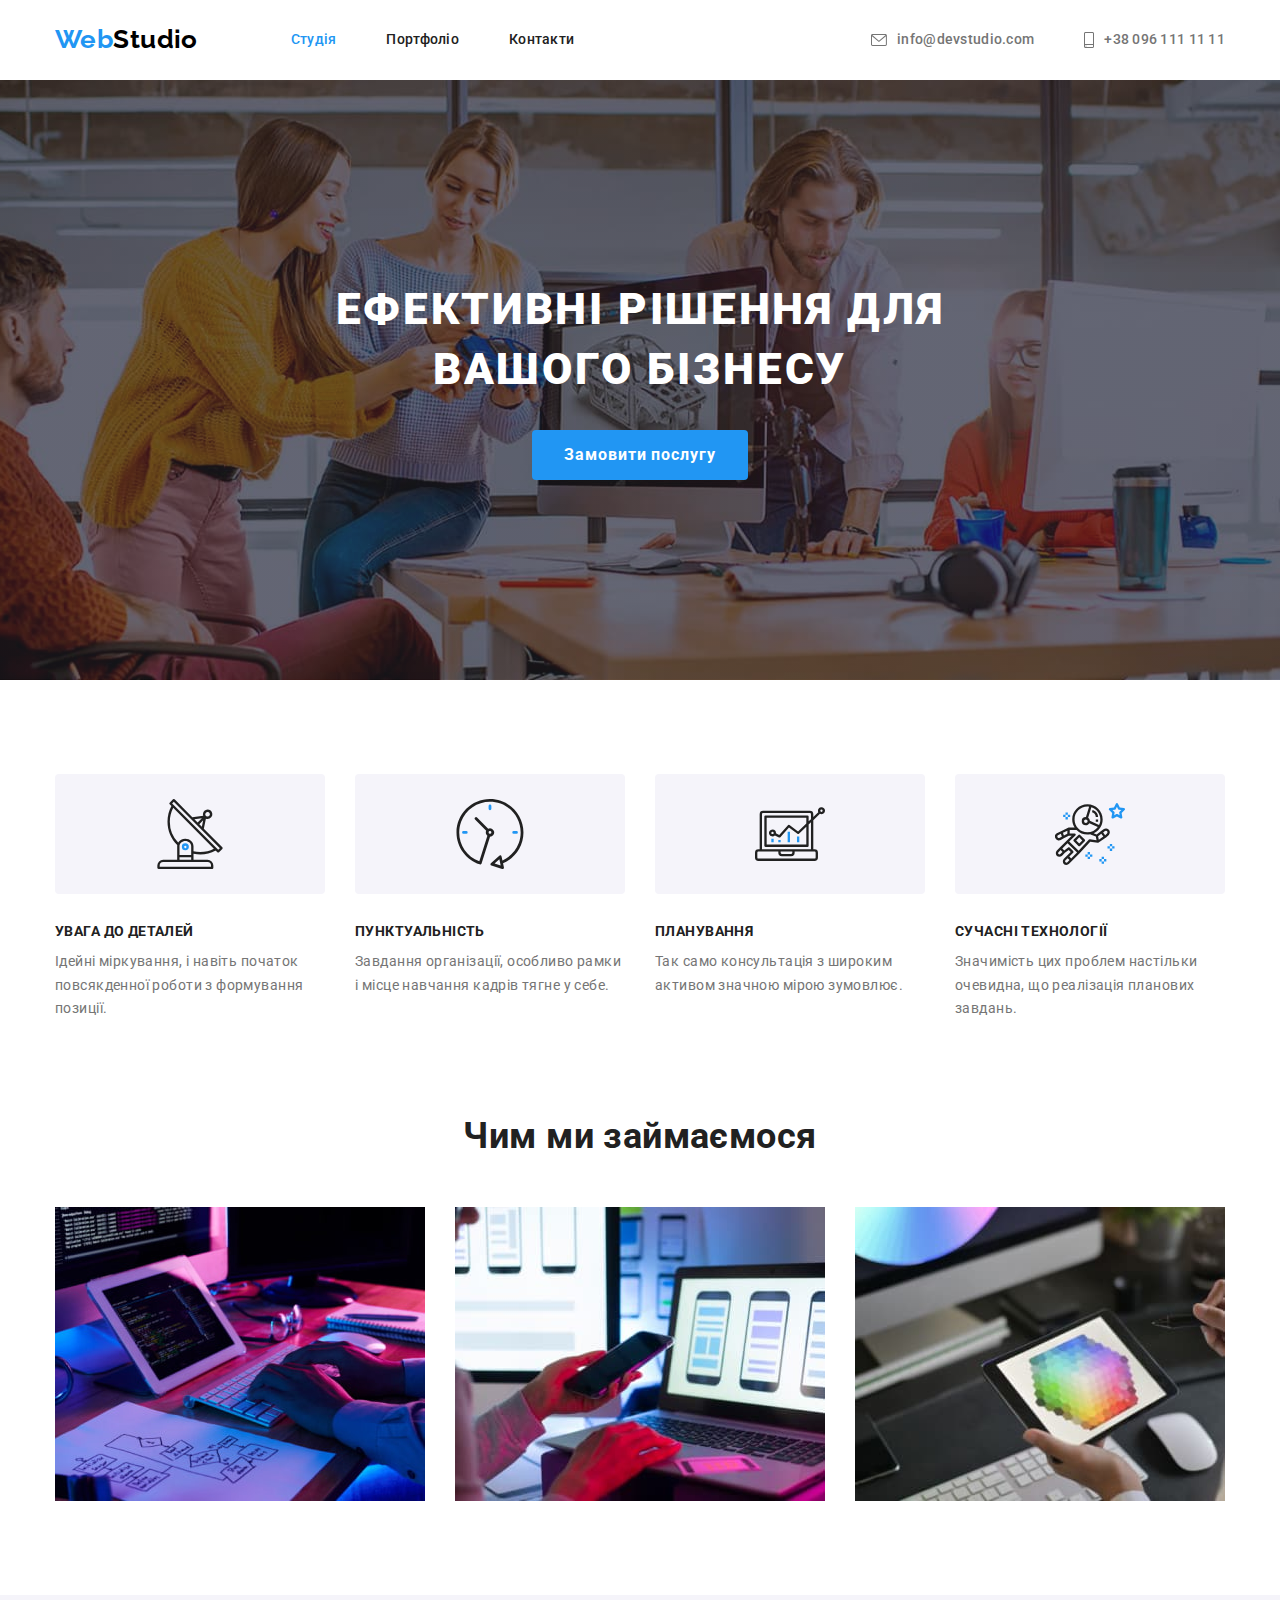
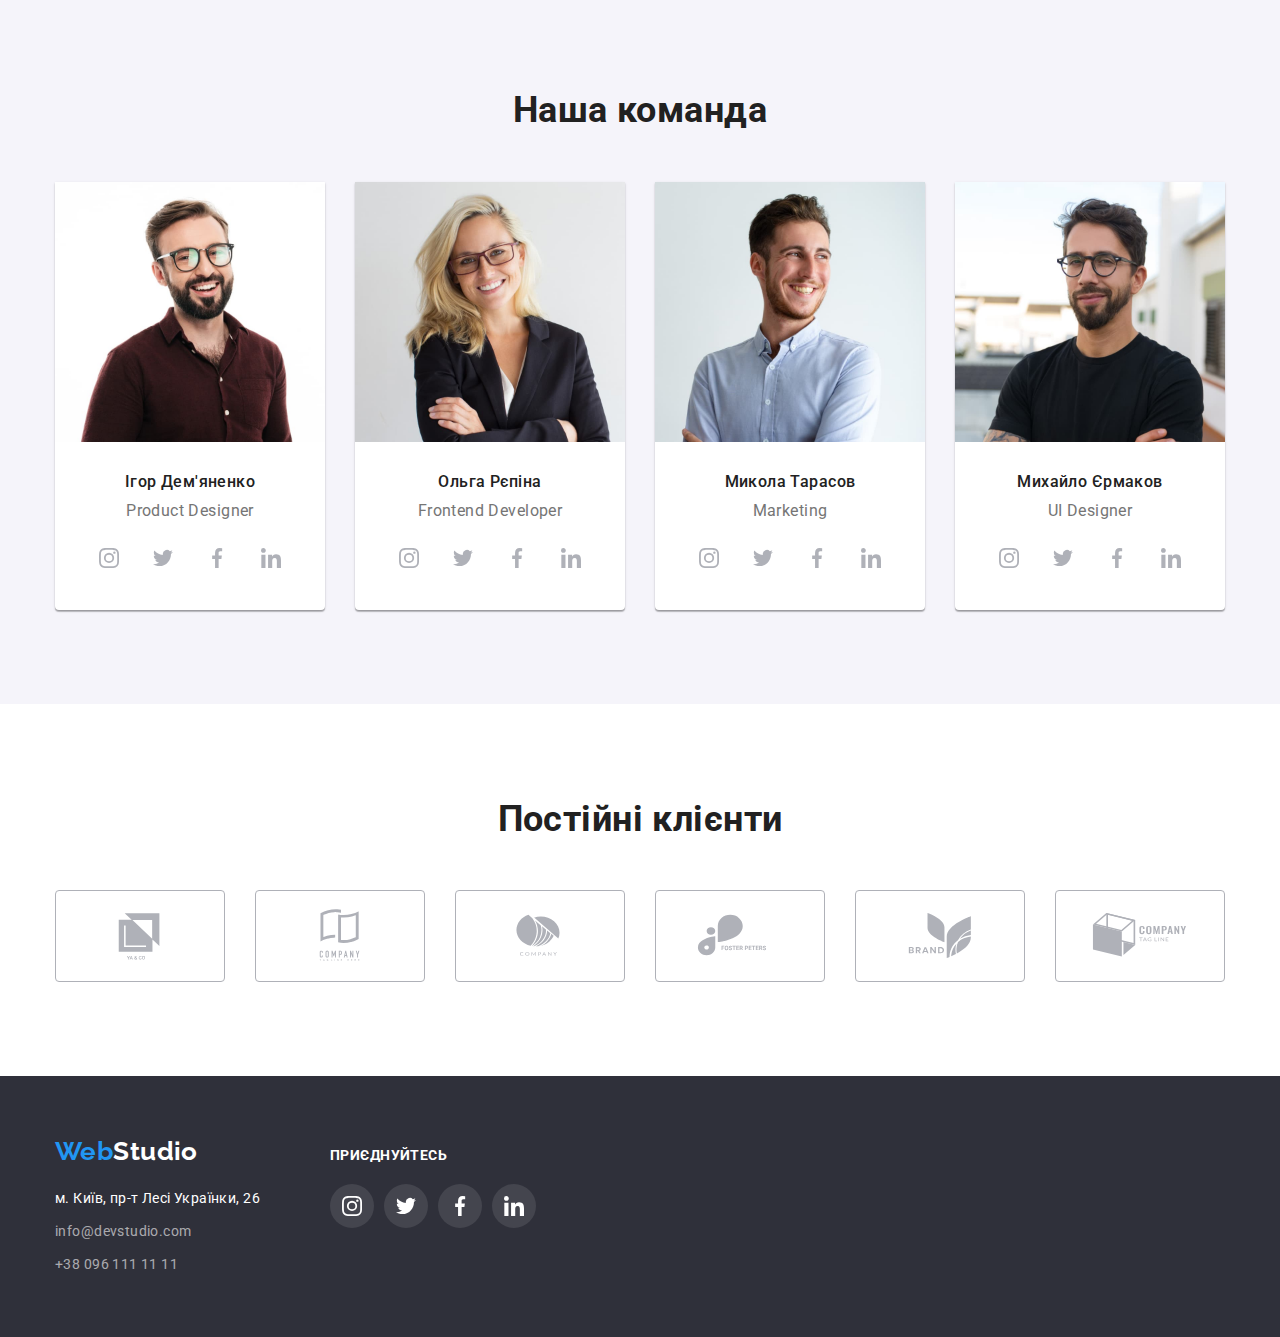
<file: index.html>
<!DOCTYPE html>
<html lang="uk">

<head>
    <meta charset="UTF-8">
    <meta http-equiv="X-UA-Compatible" content="IE=edge">
    <meta name="viewport" content="width=device-width, initial-scale=1.0">
    <title>Студія</title>
    <link rel="preconnect" href="https://fonts.googleapis.com">
    <link rel="preconnect" href="https://fonts.gstatic.com" crossorigin>
    <link href="https://fonts.googleapis.com/css2?family=Raleway:wght@700&family=Roboto:wght@400;500;700;900&display=swap"
        rel="stylesheet">
        <link rel="stylesheet" href="https://cdnjs.cloudflare.com/ajax/libs/modern-normalize/1.1.0/modern-normalize.min.css">
    <link rel="stylesheet" href="./styles/styles.css">
</head>

<body>
    <header>
<div class="container header-container">
        <nav class="navigation">
            <a href="./index.html" class="logo"><span class="logo-web">Web</span>Studio</a>
            <ul class="list nav-list">
                <li class="nav-item"> <a href="./index.html" class=" current nav-link link "> Студія </a></li>
                <li class="nav-item"> <a href="./portfolio.html" class="nav-link link"> Портфоліо </a></li>
                <li class="nav-item"> <a href="" class="nav-link link"> Контакти </a></li>
                
            </ul>

        </nav>
        <ul class="contacts-list list">
            <li class="contacts-item"><a href="mailto:info@devstudio.com" class="contacts-link link">
                <svg class="icon-contacts" width="16" height="12">
                <use href="./images/icons.svg#icon-envelope">
                </use></svg> info@devstudio.com</a></li>
            <li class="contacts-item"><a href="tel:+380961111111" class="contacts-link link">
                <svg class="icon-contacts" width="10" height="16">
                <use href="./images/icons.svg#icon-smartphone">
                </use>
            </svg>+38 096 111 11 11</a></li>
        </ul>

</div>

    </header>
    <main>
<!-- секція хіроу -->
        <section class="hero-sec">
            <div class="container">
            <h1 class="hero-title">Ефективні рішення для вашого бізнесу</h1>
            <button type="button" class="hero-btn btn"> Замовити послугу</button>
    </div>
        </section>
<!-- секція наші переваги -->
        <section class="benefits-sec section">
            <div class="container">
            <!--Заголовок для індексатора та асистивних технологій, cховати в css-->
            <h2 class="visually-hidden">Наші переваги</h2>
            <ul class="list benefits-list">
                <li class="benefits-item">
                    <div class="benefits-image"><svg class="benefits-icon" width="70" height="70"><use href="./images/icons.svg#icon-antenna-1"></use></svg></div>
                    <h3 class="benefits-list-title title">УВАГА ДО ДЕТАЛЕЙ</h3>
                    <p class="benefits-list-descr">Ідейні міркування, і навіть початок повсякденної роботи з формування позиції.</p>

                </li>
                <li class="benefits-item">
                    <div class="benefits-image"><svg class="benefits-icon" width="70" height="70"><use href="./images/icons.svg#icon-clock-2"></use></svg></div>
                    <h3 class="benefits-list-title title">ПУНКТУАЛЬНІСТЬ</h3>
                    <p class="benefits-list-descr">Завдання організації, особливо рамки і місце навчання кадрів тягне у себе.</p>

                </li>
                <li class="benefits-item">
                    <div class="benefits-image"><svg class="benefits-icon" width="70" height="70"><use href="./images/icons.svg#icon-diagram-3"></use></svg></div>
                    <h3 class="benefits-list-title title">ПЛАНУВАННЯ</h3>
                    <p class="benefits-list-descr">Так само консультація з широким активом значною мірою зумовлює.</p>

                </li>
                <li class="benefits-item">
                    <div class="benefits-image"><svg class="benefits-icon" width="70" height="70"><use href="./images/icons.svg#icon-astronaut-4"></use></svg></div>
                    <h3 class="benefits-list-title title">СУЧАСНІ ТЕХНОЛОГІЇ</h3>
                    <p class="benefits-list-descr">Значимість цих проблем настільки очевидна, що реалізація планових завдань.</p>

                </li>
            </ul>
            </div>
        </section>
<!-- секція чим ми займаємось -->
        <section class="section projects-sec">
            <div class="container projects-container">
            <h2 class="projects-title title">Чим ми займаємося</h2>
            <ul class="list projects-list">
                <li> <img src=".//images/box1_sq.jpg" alt="Монітор комп'ютера, екран планшета та клавіатура" width="370"
                        height="294"></li>
                <li> <img src="./images/box2_sq.jpg" alt="Мобільний телефон біля ноутбуку з макетом мобільного додатку"
                        width="370" height="294"></li>
                <li> <img src="./images/box3_sq.jpg" alt="Пантон на екрані планшета" width="370" height="294"></li>
            </ul>
</div>
        </section>
<!-- секція наша команда -->
        <section class="team-sec section">
            <div class="container">
            <h2 class="team-title title">Наша команда</h2>
    <ul class="list team-list">
        <li class="team-item">
         <img src="./images/ihor1_sq.jpg" alt="фото" width="270" height="260">
<div class="team-descr">
     <h3 class="team-name title">Ігор Дем'яненко</h3>
     <p class="team-position"> Product Designer</p>
   
     <ul class="list socials-list"><li>
       <a class="socials-link link"
       href=""
       target="_blank"
       rel="nofollow noopener noreferrer"
       aria-label="Instagram icon"> <svg class="icon-instagram socials-icon" width="20" height="20">
        <use href="./images/icons.svg#icon-instagram-1"></use></svg></a></li>
     <li><a class="socials-link link"
       href=""
       target="_blank"
       rel="nofollow noopener noreferrer"
       aria-label="Twitter icon"><svg class="icon-twitter socials-icon" width="20" height="20">
        <use href="./images/icons.svg#icon-twitter-2"></use></svg></a></li>
     <li><a class="socials-link link"
        href=""
       target="_blank"
       rel="nofollow noopener noreferrer"
       aria-label="Facebook icon"><svg class="icon-facebook socials-icon" width="20" height="20">
            <use href="./images/icons.svg#icon-facebook-3"></use>
        </svg></a></li>
     <li><a class="socials-link link"
        href=""
       target="_blank"
       rel="nofollow noopener noreferrer"
       aria-label="Linkedin icon"><svg class="icon-facebook socials-icon" width="20" height="20">
            <use href="./images/icons.svg#icon-linkedin-4"></use>
        </svg></a></li></ul>
</div>
     </li>
     <li class="team-item">
         <img src="./images/olha2_sq.jpg" alt="фото" width="270" height="260">
            <div class="team-descr">
            <h3 class="team-name title">Ольга Рєпіна</h3>
        <p class="team-position">Frontend Developer</p>
    <ul class="list socials-list">
        <li>
            <a class="socials-link link" href="" target="_blank" rel="nofollow noopener noreferrer"
                aria-label="Instagram icon"> <svg class="icon-instagram socials-icon" width="20" height="20">
                    <use href="./images/icons.svg#icon-instagram-1"></use>
                </svg></a>
        </li>
        <li><a class="socials-link link" href="" target="_blank" rel="nofollow noopener noreferrer"
                aria-label="Twitter icon"><svg class="icon-twitter socials-icon" width="20" height="20">
                    <use href="./images/icons.svg#icon-twitter-2"></use>
                </svg></a></li>
        <li><a class="socials-link link" href="" target="_blank" rel="nofollow noopener noreferrer"
                aria-label="Facebook icon"><svg class="icon-facebook socials-icon" width="20" height="20">
                    <use href="./images/icons.svg#icon-facebook-3"></use>
                </svg></a></li>
        <li><a class="socials-link link" href="" target="_blank" rel="nofollow noopener noreferrer"
                aria-label="Linkedin icon"><svg class="icon-facebook socials-icon" width="20" height="20">
                    <use href="./images/icons.svg#icon-linkedin-4"></use>
                </svg></a></li>
    </ul>
        </div>
    </li>
    <li class="team-item">
    <img src="./images/mykola3_sq.jpg" alt="фото" width="270" height="260">
    <div class="team-descr"> <h3 class="team-name title">Микола Тарасов</h3>
    <p class="team-position">Marketing</p>
    <ul class="list socials-list">
        <li>
            <a class="socials-link link" href="" target="_blank" rel="nofollow noopener noreferrer"
                aria-label="Instagram icon"> <svg class="icon-instagram socials-icon" width="20" height="20">
                    <use href="./images/icons.svg#icon-instagram-1"></use>
                </svg></a>
        </li>
        <li><a class="socials-link link" href="" target="_blank" rel="nofollow noopener noreferrer"
                aria-label="Twitter icon"><svg class="icon-twitter socials-icon" width="20" height="20">
                    <use href="./images/icons.svg#icon-twitter-2"></use>
                </svg></a></li>
        <li><a class="socials-link link" href="" target="_blank" rel="nofollow noopener noreferrer"
                aria-label="Facebook icon"><svg class="icon-facebook socials-icon" width="20" height="20">
                    <use href="./images/icons.svg#icon-facebook-3"></use>
                </svg></a></li>
        <li><a class="socials-link link" href="" target="_blank" rel="nofollow noopener noreferrer"
                aria-label="Linkedin icon"><svg class="icon-facebook socials-icon" width="20" height="20">
                    <use href="./images/icons.svg#icon-linkedin-4"></use>
                </svg></a></li>
    </ul>
         </div>
     </li>
    <li class="team-item">
         <img src="./images/myhailo4_sq.jpg" alt="фото" width="270" height="260">
         <div class="team-descr"><h3 class="team-name title">Михайло Єрмаков</h3>
         <p class="team-position">UI Designer</p>
    <ul class="list socials-list">
        <li>
            <a class="socials-link link" href="" target="_blank" rel="nofollow noopener noreferrer"
                aria-label="Instagram icon"> <svg class="socials-icon" width="20" height="20">
                    <use href="./images/icons.svg#icon-instagram-1"></use>
                </svg></a>
        </li>
        <li><a class="socials-link link" href="" target="_blank" rel="nofollow noopener noreferrer"
                aria-label="Twitter icon"><svg class="socials-icon" width="20" height="20">
                    <use href="./images/icons.svg#icon-twitter-2"></use>
                </svg></a></li>
        <li><a class="socials-link link" href="" target="_blank" rel="nofollow noopener noreferrer"
                aria-label="Facebook icon"><svg class="socials-icon" width="20" height="20">
                    <use href="./images/icons.svg#icon-facebook-3"></use>
                </svg></a></li>
        <li><a class="socials-link link" href="" target="_blank" rel="nofollow noopener noreferrer"
                aria-label="Linkedin icon"><svg class="socials-icon" width="20" height="20">
                    <use href="./images/icons.svg#icon-linkedin-4"></use>
                </svg></a></li>
    </ul>
    </div>
                </li>
            </ul>
</div>
        </section>
        <section class="section">
            <div class="clients-container container">
            <h2 class="clients-title">Постійні клієнти</h2>
            <ul class="list clients-list">
                <li class="clients-item"><a class="clients-link link" href="" target="_blank" rel="nofollow noopener noreferrer" aria-label="Client icon"><svg
                        class="client-icon" width="106" height="60">
                        <use href="./images/icons.svg#icon-Logo1"></use>
                    </svg></a></li>
                <li class="clients-item"><a class="clients-link link" href="" target="_blank" rel="nofollow noopener noreferrer" aria-label="Client icon"><svg
                        class="client-icon" width="106" height="60">
                        <use href="./images/icons.svg#icon-Logo2"></use>
                    </svg></a></li>
                <li class="clients-item"><a class="clients-link link" href="" target="_blank" rel="nofollow noopener noreferrer" aria-label="Client icon"><svg
                        class="client-icon" width="106" height="60">
                        <use href="./images/icons.svg#icon-Logo3"></use>
                    </svg></a></li>
                <li class="clients-item"><a class="clients-link link" href="" target="_blank" rel="nofollow noopener noreferrer" aria-label="Client icon"><svg
                        class="client-icon" width="106" height="60">
                        <use href="./images/icons.svg#icon-Logo4"></use>
                    </svg></a></li>
                <li class="clients-item"><a class="clients-link link" href="" target="_blank" rel="nofollow noopener noreferrer" aria-label="Client icon"><svg
                        class="client-icon" width="106" height="60">
                        <use href="./images/icons.svg#icon-Logo5"></use>
                    </svg></a></li>
                <li class="clients-item"><a class="clients-link link" href="" target="_blank" rel="nofollow noopener noreferrer" aria-label="Client icon"><svg
                        class="client-icon" width="106" height="60">
                        <use href="./images/icons.svg#icon-Logo6"></use>
                    </svg></a></li>
            </ul>
            </div>
        </section>
    </main>
    <footer class="footer ">
        <div class="container footer-container">
            <div>
        <a href="./index.html" class="logo-footer"><span class="logo-web"> Web</span><span class="logo-studio">Studio</span> </a>
        <address class="address-list">
            <ul class="list footer-list">
                <li class="address-item"><a href="" class="link address-link"> м. Київ, пр-т Лесі Українки, 26</a></li>
                <li class="address-item"><a href="mailto:info@devstudio.com" class="link address-link address-contacts">info@devstudio.com</a></li>
                <li class="address-item"><a href="tel:+380961111111" class="link address-link address-contacts">+38 096 111 11 11</a></li>
            </ul>

        </address>
        </div>
        
<div>
    <p class="footer-socials">приєднуйтесь</p>
    <ul class="list socials-list">
        <li>
            <a class="socials-link-footer link" href="" target="_blank" rel="nofollow noopener noreferrer"
                aria-label="Instagram icon"> <svg class="icon-instagram socials-footer-icon" width="20" height="20">
                    <use href="./images/icons.svg#icon-instagram-1"></use>
                </svg></a>
        </li>
        <li><a class="socials-link-footer link" href="" target="_blank" rel="nofollow noopener noreferrer"
                aria-label="Twitter icon"><svg class="icon-twitter socials-footer-icon" width="20" height="20">
                    <use href="./images/icons.svg#icon-twitter-2"></use>
                </svg></a></li>
        <li><a class="socials-link-footer link" href="" target="_blank" rel="nofollow noopener noreferrer"
                aria-label="Facebook icon"><svg class="icon-facebook socials-footer-icon" width="20" height="20">
                    <use href="./images/icons.svg#icon-facebook-3"></use>
                </svg></a></li>
        <li><a class="socials-link-footer link" href="" target="_blank" rel="nofollow noopener noreferrer"
                aria-label="Linkedin icon"><svg class="icon-facebook socials-footer-icon" width="20" height="20">
                    <use href="./images/icons.svg#icon-linkedin-4"></use>
                </svg></a></li>
    </ul>
    </div>
</div>
    </footer>
</body>

</html>
</file>
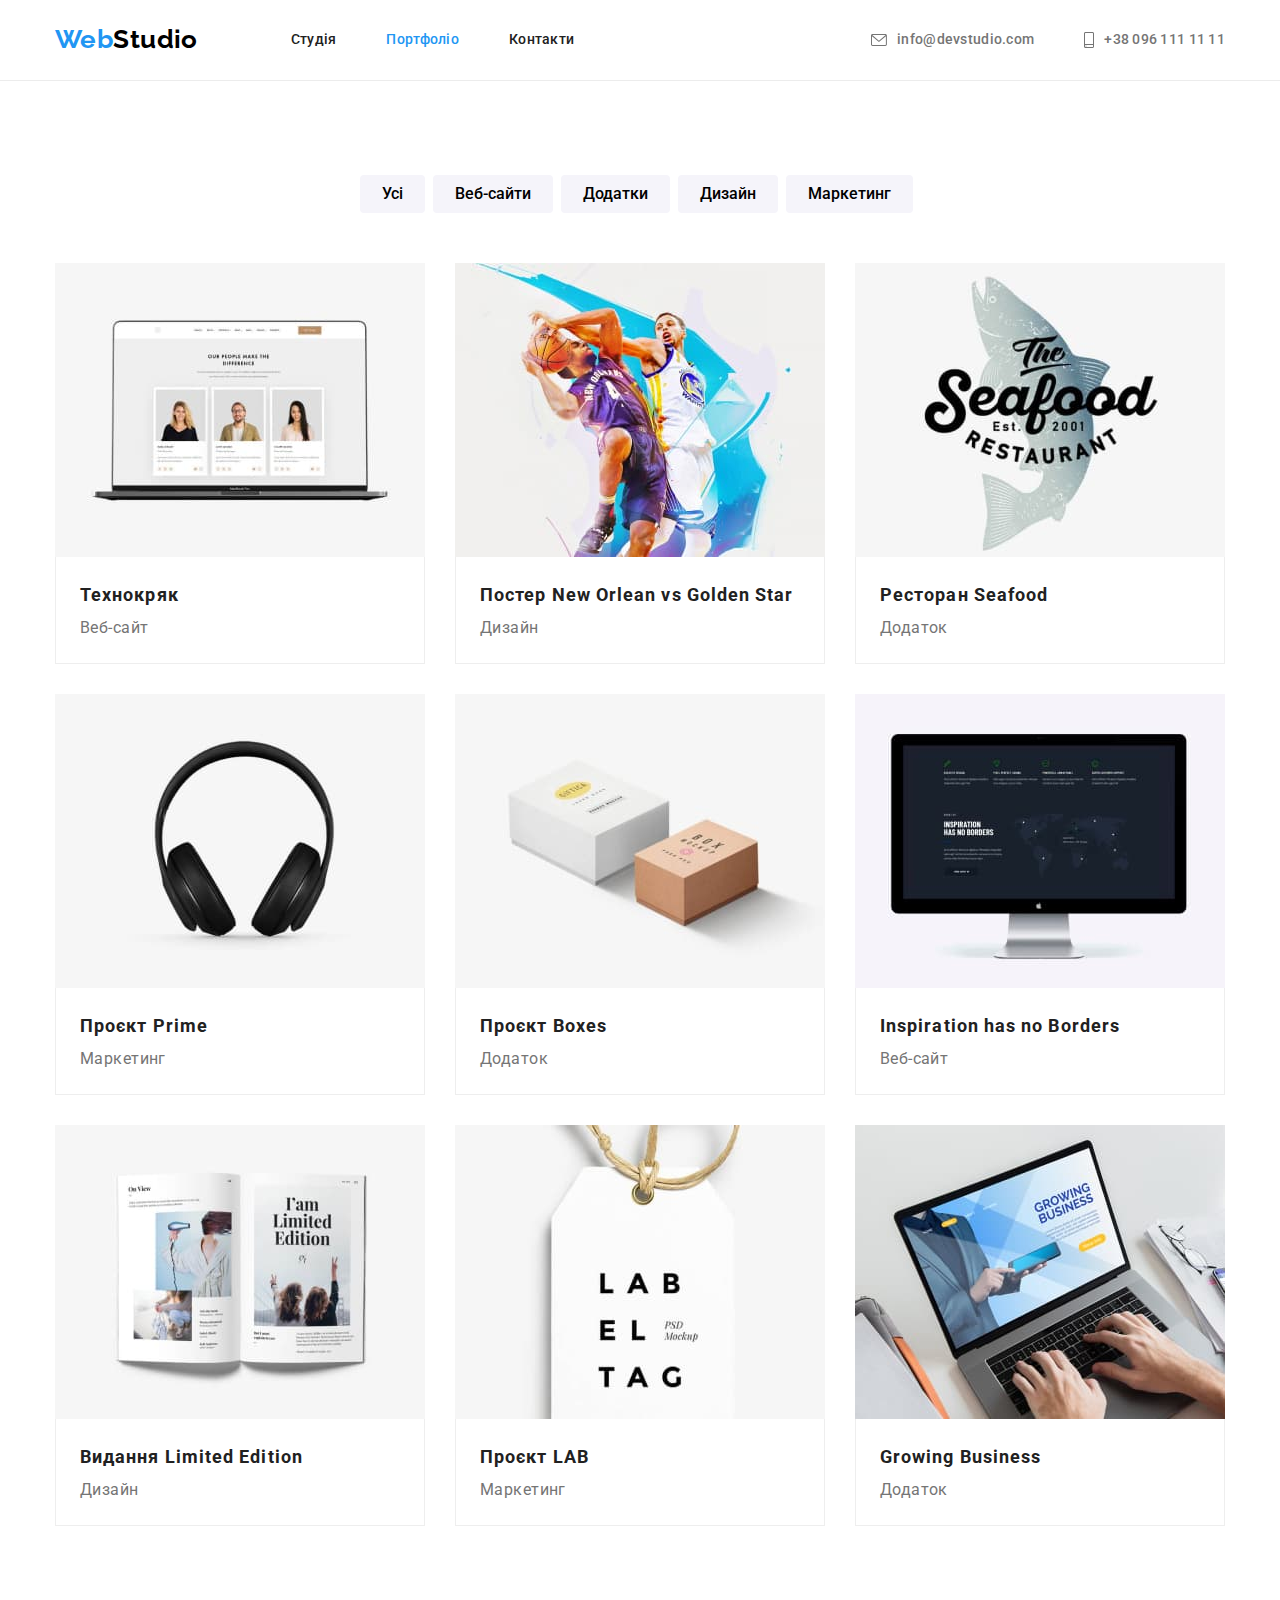
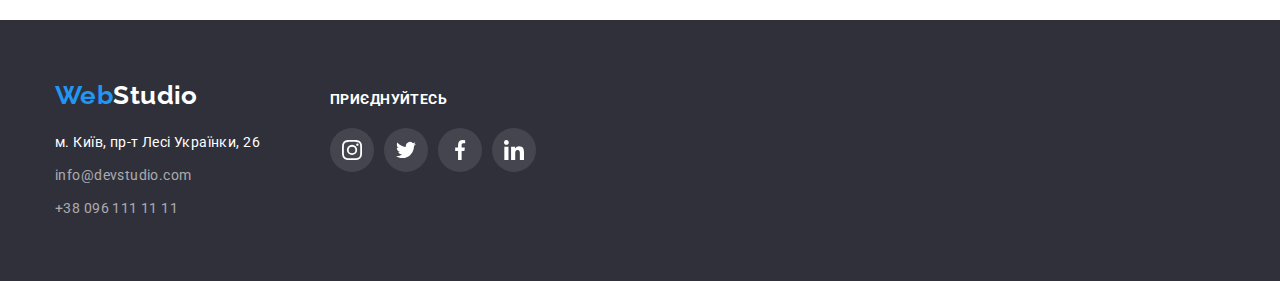
<file: portfolio.html>
<!DOCTYPE html>
<html lang="uk">
<head>
    <meta charset="UTF-8">
    <meta http-equiv="X-UA-Compatible" content="IE=edge">
    <meta name="viewport" content="width=device-width, initial-scale=1.0">
    <title>Портфоліо</title>
    <link rel="preconnect" href="https://fonts.googleapis.com">
    <link rel="preconnect" href="https://fonts.gstatic.com" crossorigin>
    <link href="https://fonts.googleapis.com/css2?family=Raleway:wght@700&family=Roboto:wght@400;500;700;900&display=swap"
        rel="stylesheet">
    <link rel="stylesheet" href="https://cdnjs.cloudflare.com/ajax/libs/modern-normalize/1.1.0/modern-normalize.min.css">    
    <link rel="stylesheet" href="./styles/styles.css">
</head>
<body>
<header class="header">
    <div class="container header-container">
        <nav class="navigation">
            <a href="./index.html" class="logo"><span class="logo-web">Web</span>Studio</a>
            <ul class="list nav-list">
                <li class="nav-item"> <a href="./index.html" class=" nav-link link "> Студія </a></li>
                <li class="nav-item"> <a href="./portfolio.html" class="nav-link link current"> Портфоліо </a></li>
                <li class="nav-item"> <a href="" class="nav-link link"> Контакти </a></li>

            </ul>

        </nav>
        <ul class="contacts-list list">
            <li class="contacts-item"><a href="mailto:info@devstudio.com" class="contacts-link link">
                    <svg class="icon-contacts" width="16" height="12">
                        <use href="./images/icons.svg#icon-envelope">
                        </use>
                    </svg> info@devstudio.com</a></li>
            <li class="contacts-item"><a href="tel:+380961111111" class="contacts-link link">
                    <svg class="icon-contacts" width="10" height="16">
                        <use href="./images/icons.svg#icon-smartphone">
                        </use>
                    </svg>+38 096 111 11 11</a></li>
        </ul>

    </div>

</header>

    <main>
        <section class="section">
            <div class="container portfolio-container">
<!--Заголовок для індексатора та асистивних технологій, cховати в css-->
            <h1 class="visually-hidden">Наші проекти</h1>
<ul class="list buttons-list">
    <li><button type="button" class="filter-btn btn">Усі</button></li>
    <li><button type="button" class="filter-btn btn">Веб-сайти</button></li>
    <li><button type="button" class="filter-btn btn">Додатки</button></li>
    <li><button type="button" class="filter-btn btn">Дизайн</button></li>
    <li><button type="button" class="filter-btn btn">Маркетинг</button></li>
</ul>

<ul class="list portfolio-list">
    <li class="portfolio-item"><a href="" class="link portfolio-list-link"><img src="./images/portf_page/portf_img_1.jpg" alt="Портретні фото людей з описом на екрані ноутбука" width="370" height="294">
       <div class="portfolio-border"> <h3 class="projects-list-title title">Технокряк</h3>
        <p class="projects-list-descr">Веб-сайт</p></div></a></li>
    <li class="portfolio-item"><a href="" class="link portfolio-list-link"><img src="./images/portf_page/portf_img_2.jpg" alt="Два баскетболісти з різних команд в момент гри" width="370" height="294">
       <div class="portfolio-border"> <h3 class="projects-list-title title">Постер New Orlean vs Golden Star</h3>
        <p class="projects-list-descr">Дизайн</p></div></a></li>
    <li class="portfolio-item"><a href="" class="link portfolio-list-link"><img src="./images/portf_page/portf_img_3.jpg" alt="Логотип рибного ресторану" width="370" height="294">
      <div class="portfolio-border"> <h3 class="projects-list-title title">Ресторан Seafood</h3>
        <p class="projects-list-descr">Додаток</p></div></a></li>
    <li class="portfolio-item"><a href="" class="link portfolio-list-link"><img src="./images/portf_page/portf_img_4.jpg" alt="Чорні навушники" width="370" height="294">
       <div class="portfolio-border"> <h3 class="projects-list-title title">Проєкт Prime</h3>
        <p class="projects-list-descr">Маркетинг</p></div></a></li>
    <li class="portfolio-item"><a href="" class="link portfolio-list-link"><img src="./images/portf_page/portf_img_5.jpg" alt="Дві коробки" width="370" height="294">
       <div class="portfolio-border"> <h3 class="projects-list-title title">Проєкт Boxes</h3>
        <p class="projects-list-descr">Додаток</p></div></a></li>
    <li class="portfolio-item"><a href="" class="link portfolio-list-link"><img src="./images/portf_page/portf_img_6.jpg" alt="Монітор з мапою" width="370" height="294">
       <div class="portfolio-border"> <h3 class="projects-list-title title">Inspiration has no Borders</h3>
        <p class="projects-list-descr">Веб-сайт</p></div></a></li>
    <li class="portfolio-item"><a href="" class="link portfolio-list-link"><img src="./images/portf_page/portf_img_7.jpg" alt="Розкритий журнал" width="370" height="294">
<div class="portfolio-border"><h3 class="projects-list-title title">Видання Limited Edition</h3>
        <p class="projects-list-descr">Дизайн</p></div></a></li>
    <li class="portfolio-item"><a href="" class="link portfolio-list-link"><img src="./images/portf_page/portf_img_8.jpg" alt="Бірка" width="370" height="294">
       <div class="portfolio-border"> <h3 class="projects-list-title title">Проєкт LAB</h3>
        <p class="projects-list-descr">Маркетинг</p></div></a></li>
    <li class="portfolio-item"><a href="" class="link portfolio-list-link"><img src="./images/portf_page/portf_img_9.jpg" alt="Ноутбук за яким працюють" width="370" height="294">
      <div class="portfolio-border">  <h3 class="projects-list-title title">Growing Business</h3>
        <p class="projects-list-descr">Додаток</p></div></a></li>
</ul>
</div>
        </section>
    </main>

<footer class="footer ">
    <div class="container footer-container">
        <div>
            <a href="./index.html" class="logo-footer"><span class="logo-web"> Web</span><span
                    class="logo-studio">Studio</span> </a>
            <address class="address-list">
                <ul class="list footer-list">
                    <li class="address-item"><a href="" class="link address-link"> м. Київ, пр-т Лесі Українки, 26</a>
                    </li>
                    <li class="address-item"><a href="mailto:info@devstudio.com"
                            class="link address-link address-contacts">info@devstudio.com</a></li>
                    <li class="address-item"><a href="tel:+380961111111" class="link address-link address-contacts">+38
                            096 111 11 11</a></li>
                </ul>

            </address>
        </div>

        <div>
            <p class="footer-socials">приєднуйтесь</p>
            <ul class="list socials-list">
                <li>
                    <a class="socials-link-footer link" href="" target="_blank" rel="nofollow noopener noreferrer"
                        aria-label="Instagram icon"> <svg class="icon-instagram socials-footer-icon" width="20"
                            height="20">
                            <use href="./images/icons.svg#icon-instagram-1"></use>
                        </svg></a>
                </li>
                <li><a class="socials-link-footer link" href="" target="_blank" rel="nofollow noopener noreferrer"
                        aria-label="Twitter icon"><svg class="icon-twitter socials-footer-icon" width="20" height="20">
                            <use href="./images/icons.svg#icon-twitter-2"></use>
                        </svg></a></li>
                <li><a class="socials-link-footer link" href="" target="_blank" rel="nofollow noopener noreferrer"
                        aria-label="Facebook icon"><svg class="icon-facebook socials-footer-icon" width="20"
                            height="20">
                            <use href="./images/icons.svg#icon-facebook-3"></use>
                        </svg></a></li>
                <li><a class="socials-link-footer link" href="" target="_blank" rel="nofollow noopener noreferrer"
                        aria-label="Linkedin icon"><svg class="icon-facebook socials-footer-icon" width="20"
                            height="20">
                            <use href="./images/icons.svg#icon-linkedin-4"></use>
                        </svg></a></li>
            </ul>
        </div>
    </div>
</footer>


    
</body>
</html>
</file>
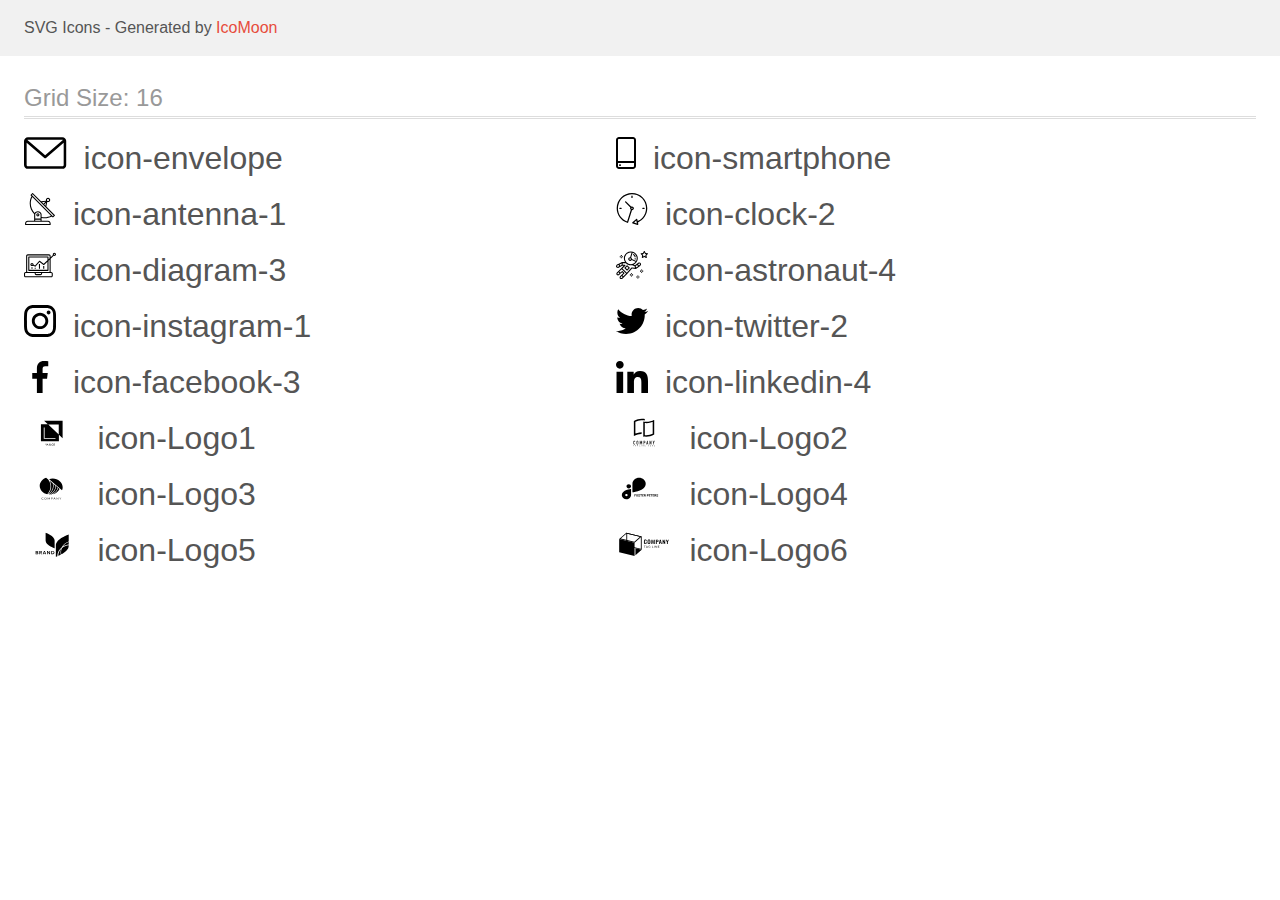
<file: images/icons/sprite/demo.html>
<!doctype html>
<html>
<head>
    <title>IcoMoon - SVG Icons</title>
    <meta charset="utf-8">
    <meta name="viewport" content="width=device-width, initial-scale=1">
    <link rel="stylesheet" href="demo-files/demo.css">
    <link rel="stylesheet" href="style.css">
</head>
<body>
<svg aria-hidden="true" style="position: absolute; width: 0; height: 0; overflow: hidden;" version="1.1" xmlns="http://www.w3.org/2000/svg" xmlns:xlink="http://www.w3.org/1999/xlink">
<defs>
<symbol id="icon-envelope" viewBox="0 0 43 32">
<path d="M38.667 0h-34.667c-2.205 0-4 1.795-4 4v24c0 2.205 1.795 4 4 4h34.667c2.205 0 4-1.795 4-4v-24c0-2.205-1.795-4-4-4zM38.667 2.667c0.181 0 0.355 0.037 0.512 0.104l-17.845 15.467-17.845-15.467c0.151-0.065 0.327-0.104 0.512-0.104h34.667zM38.667 29.333h-34.667c-0.736 0-1.333-0.597-1.333-1.333v0-22.413l17.792 15.421c0.233 0.203 0.539 0.327 0.875 0.327s0.642-0.124 0.876-0.328l-0.002 0.001 17.792-15.421v22.413c0 0.736-0.597 1.333-1.333 1.333v0z"></path>
</symbol>
<symbol id="icon-smartphone" viewBox="0 0 20 32">
<path d="M17 0h-14c-1.654 0-3 1.346-3 3v26c0 1.654 1.346 3 3 3h14c1.654 0 3-1.346 3-3v-26c0-1.654-1.346-3-3-3zM3 2h14c0.552 0 1 0.448 1 1v0 21h-16v-21c0-0.552 0.448-1 1-1v0zM17 30h-14c-0.552 0-1-0.448-1-1v0-3h16v3c0 0.552-0.448 1-1 1v0z"></path>
<path d="M4.708 27.478c0.18 0.163 0.293 0.399 0.293 0.66s-0.113 0.497-0.292 0.659l-0.001 0.001c-0.186 0.17-0.435 0.275-0.708 0.275s-0.522-0.104-0.709-0.275l0.001 0.001c-0.18-0.163-0.293-0.399-0.293-0.66s0.113-0.497 0.292-0.659l0.001-0.001c0.186-0.17 0.435-0.275 0.708-0.275s0.522 0.104 0.709 0.275l-0.001-0.001z"></path>
</symbol>
<symbol id="icon-antenna-1" viewBox="0 0 32 32">
<path d="M30.773 22.098l-8.443-8.505 0.937-4.616c0.225 0.090 0.485 0.144 0.758 0.146h0.007c0.008 0 0.017 0 0.026 0 1.192 0 2.159-0.967 2.159-2.159s-0.967-2.159-2.159-2.159c-1.192 0-2.159 0.967-2.159 2.159 0 0.259 0.046 0.508 0.13 0.739l-0.005-0.015-4.96 0.606-8.091-8.133c-0.096-0.098-0.229-0.159-0.376-0.16h-0c-0.14 0.001-0.274 0.057-0.373 0.155l-1.512 1.504c-0.096 0.097-0.156 0.23-0.156 0.377s0.060 0.281 0.156 0.377v0l0.814 0.825c-1.143 2.062-1.816 4.522-1.816 7.139 0 4.106 1.656 7.824 4.336 10.525l-0.001-0.001c0.043 0.041 0.092 0.074 0.146 0.097-0.032 0.164-0.051 0.353-0.052 0.546v6.188h-6.4c-1.472 0.001-2.666 1.194-2.667 2.666v1.067c0 0.295 0.239 0.534 0.534 0.534h24.534c0.294 0 0.533-0.239 0.533-0.534v-1.067c-0.002-1.472-1.195-2.665-2.666-2.666h-6.4v-2.742c1.003 0.21 2.024 0.317 3.049 0.32 2.58-0.003 5.005-0.663 7.117-1.822l-0.077 0.039 0.818 0.823c0.099 0.101 0.235 0.159 0.376 0.16 0.14-0.001 0.274-0.057 0.373-0.155l1.512-1.504c0.096-0.097 0.156-0.23 0.156-0.377s-0.060-0.281-0.156-0.377v0zM23.28 6.233c0.193-0.192 0.459-0.31 0.752-0.31 0.589 0 1.067 0.478 1.067 1.066s-0.477 1.066-1.067 1.066c-0 0-0 0-0 0h-0.004c-0.587-0.003-1.061-0.479-1.061-1.066 0-0.295 0.12-0.563 0.314-0.756l0-0h-0.002zM22.024 9.737l-0.598 2.946-1.175-1.183 1.774-1.763zM21.419 8.835l-1.92 1.909-1.486-1.493 3.406-0.416zM24.004 28.8c0.884 0 1.6 0.716 1.6 1.6v0 0.534h-23.466v-0.534c0-0.884 0.716-1.6 1.6-1.6v0h20.267zM16.538 26.666v1.067h-5.334v-1.067h5.334zM11.204 25.6v-4.053c0-1.294 1.196-2.346 2.667-2.346s2.667 1.053 2.667 2.346v4.053h-5.334zM17.604 23.904v-2.357c0-1.882-1.675-3.413-3.733-3.413-0.017-0-0.038-0-0.058-0-1.353 0-2.54 0.707-3.213 1.771l-0.009 0.016c-2.36-2.482-3.812-5.846-3.812-9.55 0-2.314 0.567-4.496 1.569-6.414l-0.036 0.077 18.602 18.709c-1.823 0.947-3.979 1.502-6.266 1.502-1.079 0-2.128-0.124-3.136-0.357l0.093 0.018zM28.893 23.22l-21.057-21.181 0.754-0.752 7.935 7.98c0.004 0 0.006 0.007 0.010 0.010l13.114 13.191-0.757 0.752z"></path>
<path d="M13.876 20.267h-0.005c-0.001 0-0.002 0-0.002 0-0.884 0-1.6 0.716-1.6 1.6s0.715 1.599 1.597 1.6h0.005c0.001 0 0.001 0 0.002 0 0.884 0 1.6-0.716 1.6-1.6s-0.715-1.599-1.598-1.6h-0zM14.249 22.245c-0.096 0.096-0.229 0.155-0.376 0.155-0.295 0-0.534-0.239-0.534-0.534s0.238-0.533 0.532-0.533h0c0.293 0.001 0.531 0.239 0.531 0.533 0 0.148-0.060 0.282-0.157 0.378l-0 0h0.005z"></path>
</symbol>
<symbol id="icon-clock-2" viewBox="0 0 32 32">
<path d="M31.296 15.301c-0.001-8.452-6.855-15.303-15.308-15.301s-15.303 6.855-15.301 15.308c0.002 6.788 4.422 12.543 10.541 14.545l0.108 0.031c0.061 0.019 0.123 0.029 0.187 0.029 0.12 0 0.238-0.032 0.342-0.094 0.135-0.080 0.236-0.207 0.283-0.357l3.865-12.25c1.054-0.004 1.906-0.859 1.906-1.913 0-1.056-0.856-1.913-1.913-1.913-0.303 0-0.59 0.071-0.845 0.196l0.011-0.005-5.106-5.107c-0.114-0.11-0.271-0.179-0.443-0.179-0.352 0-0.638 0.286-0.638 0.638 0 0.172 0.068 0.328 0.179 0.443l-0-0 5.103 5.109c-0.121 0.241-0.191 0.525-0.191 0.826 0 0.602 0.283 1.137 0.723 1.48l0.004 0.003-3.682 11.673c-7.278-2.681-11.004-10.754-8.324-18.032s10.754-11.004 18.032-8.323c7.278 2.681 11.004 10.754 8.323 18.032-1.345 3.581-4.003 6.406-7.374 7.938l-0.088 0.036-0.398-1.874c-0.063-0.291-0.318-0.506-0.624-0.506-0.164 0-0.313 0.062-0.426 0.163l0.001-0.001-3.837 3.426c-0.132 0.117-0.214 0.287-0.214 0.477 0 0.283 0.185 0.524 0.441 0.606l0.005 0.001 4.899 1.563c0.058 0.020 0.126 0.031 0.196 0.031 0.352 0 0.637-0.285 0.637-0.637 0-0.047-0.005-0.093-0.015-0.138l0.001 0.004-0.391-1.839c5.528-2.374 9.329-7.772 9.329-14.057 0-0.011 0-0.023-0-0.034v0.002zM15.992 14.664c0.352 0 0.638 0.286 0.638 0.638s-0.285 0.638-0.638 0.638v0c-0.352 0-0.638-0.286-0.638-0.638s0.286-0.638 0.638-0.638v0zM18.092 29.528l2.184-1.948 0.603 2.84-2.787-0.892z"></path>
<path d="M15.354 3.185v1.275c0 0.352 0.286 0.638 0.638 0.638s0.638-0.285 0.638-0.638v0-1.275c0-0.352-0.285-0.638-0.638-0.638s-0.638 0.285-0.638 0.638v0zM3.876 14.664c-0.352 0-0.638 0.286-0.638 0.638s0.285 0.638 0.638 0.638h1.275c0.352 0 0.638-0.286 0.638-0.638s-0.285-0.638-0.638-0.638h-1.275zM28.108 15.939c0.352 0 0.638-0.286 0.638-0.638s-0.285-0.638-0.638-0.638h-1.275c-0.352 0-0.638 0.286-0.638 0.638s0.285 0.638 0.638 0.638h1.275z"></path>
</symbol>
<symbol id="icon-diagram-3" viewBox="0 0 32 32">
<path d="M14.926 14.965h1.066v4.798h-1.066v-4.798zM19.19 17.097h1.066v2.665h-1.066v-2.665zM10.661 18.696h1.066v1.066h-1.066v-1.066zM7.463 18.163h1.066v1.599h-1.066v-1.599z"></path>
<path d="M1.599 28.291h25.586c0 0 0 0 0 0 0.883 0 1.599-0.716 1.599-1.599v0-2.132c0-0.883-0.716-1.599-1.599-1.599v0h-0.533v-13.294l3.028-2.868c0.207 0.104 0.452 0.166 0.711 0.166 0.888 0 1.608-0.72 1.608-1.608s-0.72-1.608-1.608-1.608c-0.888 0-1.608 0.72-1.608 1.608 0 0.247 0.056 0.481 0.155 0.69l-0.004-0.010-2.281 2.162v-1.23c0-0.883-0.716-1.599-1.599-1.599v0h-21.323c-0.883 0-1.599 0.716-1.599 1.599v0 15.992h-0.533c-0.883 0-1.599 0.716-1.599 1.599v0 2.132c0 0.883 0.716 1.599 1.599 1.599v0zM30.384 4.837c0.294 0 0.533 0.239 0.533 0.533s-0.239 0.533-0.533 0.533v0c-0.294 0-0.533-0.239-0.533-0.533s0.239-0.533 0.533-0.533v0zM3.198 6.969c0-0.294 0.239-0.533 0.533-0.533h21.323c0.294 0 0.533 0.239 0.533 0.533v2.239l-1.066 1.013v-2.185c0-0.295-0.239-0.534-0.534-0.534h-19.189c-0.294 0-0.534 0.239-0.534 0.533v13.327c0 0.294 0.239 0.533 0.534 0.533h19.189c0.295 0 0.534-0.239 0.534-0.533v-9.675l1.066-1.010v12.283h-22.389v-15.991zM7.996 13.899c-0.001 0-0.003 0-0.005 0-0.883 0-1.599 0.716-1.599 1.599s0.716 1.599 1.599 1.599c0.432 0 0.824-0.172 1.112-0.45l-0 0 1.853 0.93c0.215 0.107 0.476 0.057 0.636-0.122l3.939-4.432 3.872 2.902c0.208 0.155 0.498 0.139 0.686-0.039l3.365-3.188v8.131h-18.123v-12.261h18.123v2.661l-3.771 3.572-3.904-2.927c-0.088-0.067-0.2-0.107-0.32-0.107-0.158 0-0.3 0.069-0.398 0.178l-0 0.001-3.993 4.493-1.493-0.746c0.011-0.064 0.017-0.128 0.020-0.193 0-0.883-0.716-1.599-1.599-1.599v0zM8.529 15.498c0 0.294-0.239 0.533-0.533 0.533s-0.533-0.239-0.533-0.533v0c0-0.294 0.239-0.533 0.533-0.533s0.533 0.239 0.533 0.533v0zM11.727 24.026h5.33v0.533c0 0.294-0.238 0.533-0.533 0.533h-4.265c-0.294 0-0.533-0.239-0.533-0.533v0-0.533zM1.067 24.56c0-0.294 0.238-0.533 0.533-0.533h9.062v0.533c0 0.883 0.716 1.599 1.599 1.599v0h4.265c0.883 0 1.599-0.716 1.599-1.599v0-0.533h9.062c0.294 0 0.533 0.239 0.533 0.533v2.132c0 0.294-0.239 0.533-0.533 0.533h-25.586c-0 0-0 0-0 0-0.294 0-0.533-0.239-0.533-0.533 0 0 0 0 0 0v0-2.132z"></path>
</symbol>
<symbol id="icon-astronaut-4" viewBox="0 0 32 32">
<path d="M31.974 4.524c-0.064-0.191-0.227-0.332-0.427-0.362l-0.003-0-1.911-0.278-0.855-1.731c-0.179-0.365-0.777-0.365-0.956 0l-0.855 1.731-1.911 0.278c-0.26 0.039-0.457 0.26-0.457 0.528 0 0.15 0.062 0.285 0.161 0.382l1.383 1.348-0.326 1.903c-0.034 0.2 0.048 0.402 0.212 0.522 0.166 0.12 0.383 0.135 0.562 0.040l1.709-0.899 1.709 0.899c0.072 0.038 0.157 0.061 0.247 0.061 0.295 0 0.534-0.239 0.534-0.534 0-0.031-0.003-0.062-0.008-0.092l0 0.003-0.326-1.903 1.383-1.348c0.099-0.097 0.161-0.233 0.161-0.382 0-0.059-0.009-0.115-0.027-0.168l0.001 0.004zM29.511 5.851c-0.126 0.122-0.183 0.299-0.153 0.472l0.191 1.114-1-0.526c-0.072-0.039-0.158-0.062-0.249-0.062s-0.177 0.023-0.252 0.063l0.003-0.001-1 0.526 0.191-1.114c0.005-0.027 0.008-0.059 0.008-0.091 0-0.149-0.061-0.285-0.16-0.381l-0-0-0.811-0.79 1.119-0.162c0.174-0.025 0.324-0.134 0.402-0.292l0.5-1.013 0.5 1.013c0.078 0.158 0.228 0.267 0.402 0.292l1.119 0.162-0.809 0.79zM26.134 20.522h-1.067v1.067h1.067v-1.067zM26.134 22.656h-1.067v1.066h1.067v-1.066zM27.2 21.589h-1.067v1.067h1.067v-1.067zM25.067 21.589h-1.067v1.067h1.067v-1.067zM22.4 26.389h-1.067v1.067h1.067v-1.067zM22.4 28.523h-1.067v1.067h1.067v-1.067zM23.467 27.456h-1.067v1.067h1.067v-1.067zM21.334 27.456h-1.067v1.067h1.067v-1.067zM16 24.256h-1.066v1.067h1.066v-1.067zM16 26.389h-1.066v1.067h1.066v-1.067zM17.067 25.322h-1.067v1.067h1.067v-1.067zM14.934 25.322h-1.067v1.067h1.067v-1.067zM5.867 6.122h-1.066v1.066h1.066v-1.066zM5.867 8.256h-1.066v1.066h1.066v-1.066zM6.933 7.189h-1.067v1.067h1.066v-1.067zM4.8 7.189h-1.067v1.067h1.067v-1.067z"></path>
<path d="M24.715 14.16c-0.28-0.376-0.698-0.636-1.179-0.703l-0.009-0.001c-0.076-0.012-0.164-0.018-0.254-0.018-0.411 0-0.789 0.139-1.090 0.373l0.004-0.003-1.253 0.96-1.898 1.417-1.358-0.541c2.421-1.086 4.113-3.508 4.113-6.32 0-3.823-3.122-6.934-6.961-6.934s-6.961 3.11-6.961 6.934c0 1.386 0.415 2.674 1.12 3.759l-2.768-0.024c-0.009 0-0.016 0.005-0.023 0.005-0.057 0.003-0.11 0.014-0.159 0.033l0.004-0.001c-0.013 0.005-0.026 0.007-0.038 0.013-0.006 0.003-0.013 0.003-0.019 0.006l-3.233 1.596c-0 0-0.001 0-0.001 0.001l-1.893 0.91c-0.024 0.011-0.045 0.023-0.065 0.036l0.001-0.001c-0.482 0.324-0.795 0.867-0.795 1.483 0 0.297 0.073 0.577 0.201 0.823l-0.005-0.010c0.22 0.424 0.592 0.742 1.043 0.885l0.013 0.003c0.161 0.053 0.345 0.083 0.537 0.083 0.308 0 0.598-0.078 0.851-0.216l-0.009 0.005 1.388-0.738 2.264-1.169 1.357-0.008-5.442 5.415c0 0.001-0.001 0.001-0.001 0.001l-1.339 1.333c-0.303 0.299-0.491 0.714-0.491 1.173 0 0.002 0 0.003 0 0.005v-0c0.002 0.919 0.748 1.664 1.667 1.664 0.001 0 0.002 0 0.002 0h-0c0.428 0 0.854-0.162 1.18-0.485l1.314-1.309 1.741-1.3 0.901 0.897-3.102 3.088c-0.303 0.299-0.491 0.714-0.491 1.173 0 0.001 0 0.003 0 0.004v-0c0 0.445 0.174 0.864 0.49 1.179 0.302 0.3 0.717 0.485 1.176 0.485 0.001 0 0.002 0 0.003 0h-0c0.427 0 0.855-0.162 1.18-0.485l4.488-4.472c0.007-0.006 0.016-0.009 0.022-0.016l5.166-5.658 3.471 0.494c0.025 0.004 0.050 0.006 0.075 0.006 0.064 0 0.127-0.016 0.187-0.038 0.017-0.006 0.032-0.015 0.049-0.023 0.019-0.010 0.039-0.015 0.058-0.027l3.213-2.133c0.012-0.008 0.018-0.021 0.029-0.030 0.013-0.010 0.029-0.014 0.041-0.026l1.271-1.191c0.348-0.326 0.564-0.787 0.564-1.3 0-0.4-0.132-0.769-0.355-1.066l0.003 0.005zM2.13 17.77c-0.098 0.054-0.215 0.086-0.34 0.086-0.078 0-0.153-0.013-0.224-0.036l0.005 0.001c-0.294-0.093-0.504-0.364-0.504-0.683 0-0.235 0.114-0.444 0.289-0.575l0.002-0.001 1.314-0.632 0.316 0.924 0.133 0.389-0.992 0.527zM5.627 15.942l-1.548 0.8-0.255-0.746-0.184-0.537 2.027-1.001-0.040 1.484zM20.727 9.322c0 0.918-0.219 1.785-0.599 2.56l-4.181-1.899c-0.044-0.575-0.342-1.072-0.782-1.384l-0.006-0.004 1.464-4.861c2.377 0.757 4.104 2.975 4.104 5.588zM8.938 9.322c0-3.235 2.644-5.867 5.894-5.867 0.253 0 0.5 0.022 0.745 0.053l-1.432 4.753c-0.019 0-0.037-0.006-0.057-0.006-0 0-0.001 0-0.001 0-1.032 0-1.869 0.835-1.872 1.867v0c0.003 1.031 0.84 1.867 1.872 1.867 0 0 0 0 0.001 0h-0c0.695 0 1.295-0.383 1.618-0.944l3.863 1.755c-1.075 1.447-2.795 2.39-4.737 2.39-3.25 0-5.894-2.632-5.894-5.867zM14.895 10.122c0 0.441-0.362 0.8-0.806 0.8-0 0-0.001 0-0.001 0-0.443 0-0.802-0.358-0.804-0.8v-0c0-0.441 0.361-0.8 0.806-0.8s0.806 0.359 0.806 0.8zM2.464 25.146c-0.11 0.109-0.261 0.176-0.428 0.176s-0.317-0.067-0.427-0.175l0 0c-0.109-0.108-0.176-0.257-0.176-0.422s0.067-0.314 0.176-0.422l0-0 0.962-0.959 0.852 0.848-0.959 0.954zM5.678 28.88c-0.11 0.109-0.261 0.176-0.428 0.176s-0.317-0.067-0.427-0.175l0 0c-0.109-0.108-0.176-0.257-0.176-0.422s0.067-0.314 0.176-0.422l0-0 0.963-0.959 0.852 0.848-0.96 0.955zM9.16 25.411l-0.001 0.001-1.765 1.76-0.852-0.848 1.765-1.757c0.040-0.040 0.065-0.088 0.090-0.136 0.007-0.014 0.020-0.026 0.026-0.040 0.016-0.041 0.019-0.085 0.026-0.128 0.003-0.025 0.014-0.048 0.014-0.073 0-0.035-0.013-0.070-0.020-0.105-0.006-0.032-0.006-0.064-0.019-0.096-0.025-0.053-0.055-0.098-0.092-0.138l0 0c-0.010-0.012-0.014-0.026-0.025-0.038h-0.001s0-0.001-0.001-0.002l-1.607-1.6c-0.017-0.017-0.039-0.024-0.058-0.038-0.025-0.021-0.054-0.040-0.084-0.056l-0.003-0.001c-0.026-0.012-0.058-0.023-0.090-0.031l-0.003-0.001c-0.030-0.009-0.065-0.017-0.101-0.020l-0.002-0c-0.007-0-0.015-0-0.023-0-0.026 0-0.051 0.002-0.075 0.005l0.003-0c-0.036 0.005-0.069 0.009-0.104 0.021s-0.064 0.027-0.094 0.045c-0.020 0.011-0.043 0.015-0.061 0.029l-1.774 1.324-0.901-0.897 2.399-2.386 4.36 4.289-0.928 0.919zM15.979 18.394c-0.016-0.002-0.030 0.004-0.046 0.003-0.008-0-0.017-0.001-0.027-0.001-0.031 0-0.062 0.003-0.092 0.008l0.003-0c-0.070 0.011-0.132 0.035-0.187 0.070l0.002-0.001c-0.030 0.018-0.057 0.037-0.083 0.061-0.013 0.011-0.028 0.016-0.040 0.029l-4.698 5.146-4.328-4.256 2.833-2.818c0.096-0.097 0.156-0.23 0.156-0.377 0-0.295-0.239-0.534-0.534-0.534-0.001 0-0.001 0-0.002 0h0l-2.219 0.013 0.028-1.607 3.104 0.027c1.264 1.297 3.027 2.101 4.978 2.101 0.001 0 0.002 0 0.003 0h-0c0.438 0 0.864-0.046 1.28-0.122 0.040 0.032 0.080 0.064 0.129 0.085l2.41 0.96 0.152 0.758 0.178 0.886-3.003-0.427zM20.020 18.572l-0.313-1.558 1.446-1.080 0.946 1.257-2.080 1.381zM23.773 15.741l-0.837 0.785-0.931-1.236 0.831-0.637c0.155-0.119 0.351-0.168 0.543-0.143 0.193 0.027 0.364 0.128 0.48 0.284 0.088 0.117 0.141 0.265 0.141 0.426 0 0.206-0.087 0.391-0.226 0.521l-0 0z"></path>
<path d="M13.602 18.544l-2.143-2.134c-0.096-0.096-0.229-0.155-0.376-0.155s-0.28 0.059-0.376 0.155l-2.143 2.133c-0.097 0.097-0.156 0.23-0.156 0.378s0.060 0.281 0.156 0.378l-0-0 2.142 2.134c0.096 0.096 0.229 0.156 0.376 0.156s0.28-0.059 0.376-0.156v0l2.143-2.134c0.097-0.097 0.157-0.23 0.157-0.378s-0.060-0.281-0.157-0.378l-0-0zM11.083 20.303l-1.387-1.381 1.386-1.381 1.387 1.381-1.387 1.381zM17.164 5.071l-0.258 1.036c0.071 0.018 1.738 0.452 1.738 2.149h1.067c0-2.017-1.666-2.965-2.547-3.184zM19.711 9.322h-1.067v1.066h1.067v-1.066z"></path>
</symbol>
<symbol id="icon-instagram-1" viewBox="0 0 32 32">
<path d="M31.968 9.408c-0.074-1.701-0.349-2.869-0.742-3.882-0.424-1.111-1.054-2.059-1.85-2.837l-0.001-0.001c-0.78-0.792-1.724-1.419-2.778-1.827l-0.054-0.018c-1.019-0.394-2.181-0.667-3.882-0.742-1.712-0.082-2.256-0.101-6.602-0.101-4.344 0-4.888 0.019-6.595 0.094-1.699 0.074-2.869 0.349-3.88 0.742-1.112 0.424-2.060 1.054-2.839 1.85l-0.001 0.001c-0.791 0.78-1.418 1.724-1.825 2.778l-0.018 0.054c-0.395 1.019-0.669 2.181-0.744 3.882-0.082 1.712-0.101 2.256-0.101 6.602 0 4.344 0.019 4.888 0.094 6.595 0.075 1.701 0.35 2.869 0.744 3.882 0.426 1.11 1.055 2.057 1.849 2.837l0.001 0.001c0.8 0.813 1.77 1.443 2.832 1.843 1.019 0.395 2.182 0.67 3.882 0.744 1.707 0.075 2.251 0.094 6.595 0.094 4.346 0 4.89-0.019 6.595-0.094 1.701-0.074 2.869-0.349 3.882-0.742 2.157-0.85 3.833-2.526 4.664-4.628l0.019-0.055c0.394-1.019 0.669-2.182 0.744-3.882 0.075-1.707 0.093-2.251 0.093-6.595s-0.006-4.888-0.080-6.595zM29.088 22.474c-0.070 1.563-0.333 2.406-0.55 2.97-0.552 1.399-1.64 2.486-3.004 3.024l-0.036 0.012c-0.56 0.219-1.411 0.482-2.968 0.55-1.688 0.075-2.194 0.094-6.464 0.094-4.269 0-4.782-0.019-6.464-0.094-1.563-0.069-2.406-0.331-2.97-0.55-0.721-0.269-1.334-0.676-1.836-1.192l-0.001-0.001c-0.517-0.503-0.924-1.117-1.184-1.803l-0.011-0.034c-0.218-0.563-0.48-1.413-0.549-2.97-0.075-1.688-0.094-2.195-0.094-6.464 0-4.27 0.019-4.784 0.094-6.464 0.069-1.563 0.331-2.406 0.549-2.97 0.269-0.722 0.678-1.337 1.198-1.837l0.002-0.002c0.504-0.517 1.119-0.923 1.806-1.182l0.034-0.011c0.56-0.219 1.411-0.48 2.968-0.55 1.688-0.074 2.195-0.093 6.464-0.093 4.275 0 4.782 0.019 6.464 0.093 1.563 0.069 2.406 0.331 2.97 0.55 0.693 0.256 1.325 0.662 1.837 1.194 0.531 0.52 0.938 1.144 1.195 1.84 0.218 0.56 0.48 1.411 0.549 2.968 0.075 1.688 0.094 2.194 0.094 6.464 0 4.269-0.019 4.768-0.094 6.458z"></path>
<path d="M16.059 7.782c-4.539 0.002-8.218 3.682-8.219 8.221v0c0.091 4.471 3.737 8.060 8.221 8.060s8.13-3.589 8.221-8.052l0-0.009c-0.001-4.54-3.681-8.22-8.221-8.221h-0zM16.059 21.334c-2.945-0-5.332-2.388-5.332-5.333s2.388-5.333 5.333-5.333c0 0 0.001 0 0.001 0h-0c2.946 0 5.334 2.388 5.334 5.334s-2.388 5.334-5.334 5.334v0zM26.525 7.458c0 1.060-0.86 1.92-1.92 1.92s-1.92-0.86-1.92-1.92v0c0-1.060 0.86-1.92 1.92-1.92s1.92 0.86 1.92 1.92v0z"></path>
</symbol>
<symbol id="icon-twitter-2" viewBox="0 0 32 32">
<path d="M32 6.078c-1.1 0.493-2.376 0.857-3.713 1.028l-0.068 0.007c1.36-0.817 2.382-2.078 2.873-3.579l0.013-0.046c-1.197 0.722-2.591 1.273-4.076 1.573l-0.084 0.014c-1.2-1.279-2.9-2.076-4.787-2.076-3.622 0-6.558 2.936-6.558 6.558 0 0.001 0 0.003 0 0.004v-0c0 0.52 0.043 1.021 0.152 1.496-5.454-0.266-10.28-2.88-13.522-6.861-0.564 0.949-0.899 2.092-0.902 3.313v0.001c0 2.272 1.171 4.286 2.914 5.451-1.091-0.030-2.107-0.325-2.994-0.823l0.033 0.017v0.072c0.003 3.165 2.236 5.807 5.213 6.44l0.043 0.008c-0.499 0.136-1.071 0.215-1.662 0.215-0.020 0-0.041-0-0.061-0l0.003 0c-0.419 0-0.843-0.024-1.242-0.112 0.85 2.598 3.261 4.509 6.13 4.57-2.215 1.746-5.045 2.8-8.122 2.8-0.004 0-0.008 0-0.013 0h0.001c-0.018 0-0.040 0-0.062 0-0.531 0-1.055-0.034-1.569-0.099l0.061 0.006c2.826 1.846 6.287 2.944 10.004 2.944 0.021 0 0.042-0 0.063-0h-0.003c12.072 0 18.672-10 18.672-18.669 0-0.288-0.010-0.57-0.024-0.848 1.299-0.936 2.39-2.064 3.258-3.355l0.030-0.047z"></path>
</symbol>
<symbol id="icon-facebook-3" viewBox="0 0 32 32">
<path d="M21.328 5.312h2.923v-5.088c-1.232-0.143-2.66-0.224-4.108-0.224-0.052 0-0.104 0-0.156 0l0.008-0c-4.213 0-7.099 2.65-7.099 7.52v4.48h-4.646v5.688h4.646v14.312h5.699v-14.31h4.459l0.707-5.688h-5.168v-3.922c0-1.643 0.443-2.768 2.734-2.768z"></path>
</symbol>
<symbol id="icon-linkedin-4" viewBox="0 0 32 32">
<path d="M31.992 32h0.008v-11.738c0-5.741-1.237-10.163-7.947-10.163-3.227 0-5.392 1.77-6.277 3.45h-0.093v-2.914h-6.365v21.363h6.627v-10.578c0-2.786 0.528-5.48 3.978-5.48 3.398 0 3.448 3.179 3.448 5.658v10.402h6.621zM0.528 10.635h6.635v21.365h-6.635v-21.365zM3.843 0c-2.123 0-3.843 1.721-3.843 3.843v0c0 2.12 1.722 3.878 3.843 3.878 2.12 0 3.842-1.757 3.842-3.878s-1.72-3.841-3.841-3.843h-0z"></path>
</symbol>
<symbol id="icon-Logo1" viewBox="0 0 57 32">
<path d="M20.267 3.733l3.738 3.538-6.938-0.004v17.167h18.133v-6.564l3.733 3.534v-17.671h-18.667zM35.036 17.455l-10.597-10.032h10.597v10.032zM31.746 21.923h-11.81v-11.545h0.835v10.763h10.975v0.781zM22.725 26.72l-0.436 0.899-0.436-0.899h-0.366l0.637 1.198v0.698h0.331v-0.698l0.635-1.198h-0.364zM23.274 28.616l0.154-0.442h0.734l0.155 0.442h0.344l-0.717-1.896h-0.296l-0.716 1.896h0.342zM23.794 27.123l0.275 0.786h-0.549l0.275-0.787zM25.531 27.863c-0.045 0.067-0.071 0.149-0.071 0.238 0 0.001 0 0.002 0 0.003v-0c0 0.16 0.056 0.29 0.168 0.389s0.263 0.149 0.45 0.149c0.188 0 0.349-0.051 0.485-0.153l0.107 0.126h0.367l-0.278-0.33c0.109-0.149 0.164-0.341 0.164-0.574h-0.275c0 0.128-0.027 0.244-0.079 0.348l-0.366-0.432 0.129-0.094c0.078-0.053 0.144-0.119 0.195-0.195l0.002-0.003c0.038-0.061 0.060-0.136 0.060-0.216 0-0.001 0-0.002 0-0.003v0c0-0.002 0-0.005 0-0.007 0-0.117-0.051-0.221-0.132-0.293l-0-0c-0.084-0.076-0.197-0.123-0.32-0.123-0.007 0-0.013 0-0.020 0l0.001-0c-0.153 0-0.274 0.044-0.364 0.13s-0.135 0.203-0.135 0.352c0 0.061 0.014 0.123 0.043 0.189 0.030 0.065 0.082 0.144 0.155 0.237-0.14 0.101-0.235 0.188-0.282 0.261zM26.387 28.283c-0.081 0.066-0.185 0.106-0.299 0.107h-0c-0.005 0-0.010 0-0.015 0-0.082 0-0.156-0.031-0.212-0.083l0 0c-0.052-0.052-0.085-0.123-0.085-0.203 0-0.004 0-0.007 0-0.011l-0 0.001c0-0.101 0.052-0.192 0.156-0.271l0.041-0.029 0.414 0.489zM26.047 27.443c-0.090-0.11-0.134-0.202-0.134-0.275 0-0.063 0.019-0.116 0.055-0.157 0.034-0.039 0.084-0.063 0.139-0.063 0.003 0 0.005 0 0.008 0h-0c0.002-0 0.004-0 0.007-0 0.052 0 0.1 0.020 0.135 0.054l-0-0c0.037 0.035 0.056 0.077 0.056 0.126 0 0.002 0 0.005 0 0.007 0 0.071-0.031 0.134-0.080 0.177l-0 0-0.041 0.032-0.145 0.099zM29.133 28.473c0.13-0.114 0.205-0.272 0.224-0.474h-0.328c-0.018 0.135-0.059 0.232-0.124 0.29s-0.163 0.087-0.292 0.087c-0.141 0-0.249-0.054-0.323-0.162s-0.11-0.264-0.11-0.469v-0.167c0.002-0.203 0.041-0.355 0.117-0.46 0.077-0.105 0.188-0.157 0.331-0.157 0.123 0 0.217 0.030 0.28 0.091s0.104 0.158 0.12 0.294h0.328c-0.021-0.207-0.095-0.368-0.222-0.482s-0.296-0.171-0.506-0.171c-0.155 0-0.292 0.037-0.411 0.111-0.119 0.076-0.213 0.183-0.27 0.31l-0.002 0.005c-0.060 0.133-0.096 0.288-0.096 0.451 0 0.008 0 0.016 0 0.023l-0-0.001v0.177c0.003 0.174 0.035 0.327 0.098 0.46s0.151 0.234 0.266 0.306c0.116 0.071 0.249 0.107 0.4 0.107 0.216 0 0.389-0.056 0.519-0.169zM31.069 28.207c0.064-0.141 0.097-0.304 0.097-0.49v-0.105c0-0.006 0-0.013 0-0.020 0-0.169-0.036-0.329-0.102-0.473l0.003 0.007c-0.060-0.134-0.156-0.243-0.274-0.318l-0.003-0.002c-0.119-0.075-0.256-0.112-0.411-0.112s-0.291 0.037-0.411 0.113c-0.119 0.075-0.211 0.182-0.277 0.324-0.062 0.137-0.098 0.297-0.098 0.466 0 0.008 0 0.016 0 0.025l-0-0.001v0.107c0.001 0.181 0.034 0.341 0.099 0.48 0.066 0.139 0.159 0.246 0.279 0.322 0.121 0.075 0.258 0.112 0.411 0.112 0.156 0 0.293-0.037 0.412-0.112 0.119-0.076 0.212-0.183 0.276-0.323zM30.716 27.135c0.080 0.112 0.119 0.274 0.119 0.484v0.099c0 0.213-0.039 0.376-0.118 0.487-0.078 0.111-0.19 0.167-0.336 0.167-0.004 0-0.009 0-0.014 0-0.134 0-0.253-0.067-0.324-0.17l-0.001-0.001c-0.081-0.114-0.121-0.275-0.121-0.483v-0.109c0.002-0.204 0.043-0.362 0.122-0.473 0.071-0.102 0.188-0.168 0.321-0.168 0.005 0 0.010 0 0.014 0l-0.001-0c0.146 0 0.259 0.056 0.338 0.168z"></path>
</symbol>
<symbol id="icon-Logo2" viewBox="0 0 57 32">
<path d="M26.727 3.165h-0.073c-0.112-0.007-0.224-0.010-0.336-0.012h-0.243c-0.212 0-0.428 0.005-0.642 0.016-0.007-0.001-0.016-0.001-0.024-0.001s-0.017 0-0.025 0.001l0.001-0c-2.059 0.12-3.971 0.635-5.699 1.47l0.090-0.039-0.23 0.111v11.809l0.54-0.183c0.474-0.163 0.978-0.309 1.5-0.445 1.29-0.345 2.775-0.553 4.305-0.573l0.012-0v1.551c-0.193 0.001-0.38 0.006-0.568 0.016h-0.045c-1.212 0.068-2.348 0.25-3.442 0.537l0.12-0.027c-1.503 0.382-2.82 0.91-4.044 1.586l0.087-0.044v-15.145c1.195-0.711 2.578-1.29 4.042-1.665l0.11-0.024c1.173-0.315 2.52-0.499 3.909-0.505h0.231c0.273 0.007 0.539 0.019 0.788 0.038 0.658 0.046 1.31 0.15 1.949 0.311v1.527c-0.544-0.133-1.189-0.234-1.849-0.282l-0.039-0.002-0.039-0.003c-0.132-0.011-0.263-0.022-0.386-0.022zM29.415 4.726c0.339 0.026 0.69 0.038 1.044 0.038 1.464-0.006 2.881-0.198 4.231-0.554l-0.117 0.026c1.502-0.383 2.819-0.912 4.043-1.587l-0.087 0.044v14.875c-1.195 0.71-2.578 1.289-4.042 1.665l-0.11 0.024c-1.173 0.314-2.52 0.498-3.91 0.503h-0.004c-0.029 0-0.062 0-0.096 0-1.020 0-2.010-0.128-2.955-0.368l0.083 0.018v-14.972c0.229 0.053 0.466 0.102 0.706 0.142 0.394 0.067 0.81 0.115 1.214 0.145zM36.985 4.842l-0.54 0.181c-0.496 0.167-0.997 0.316-1.5 0.449-1.344 0.36-2.888 0.569-4.48 0.575h-0.004c-0.352 0-0.676-0.010-0.989-0.030l-0.43-0.028v12.148l0.37 0.032c0.342 0.030 0.696 0.045 1.052 0.045 1.257-0.006 2.473-0.172 3.631-0.48l-0.1 0.023c1.059-0.269 1.977-0.608 2.848-1.031l-0.088 0.039 0.23-0.111v-11.812z"></path>
<path d="M19.060 24.113c-0.145-0.15-0.348-0.243-0.572-0.243-0.010 0-0.020 0-0.030 0.001l0.001-0c-0.004-0-0.008-0-0.012-0-0.121 0-0.236 0.024-0.34 0.067l0.006-0.002c-0.205 0.082-0.364 0.243-0.442 0.444l-0.002 0.005c-0.043 0.107-0.063 0.22-0.062 0.335v2.023c-0.005 0.142 0.022 0.284 0.079 0.415 0.048 0.104 0.117 0.196 0.203 0.271 0.081 0.068 0.175 0.117 0.277 0.144 0.099 0.027 0.201 0.042 0.302 0.042 0.113 0.001 0.224-0.023 0.326-0.070 0.304-0.135 0.512-0.434 0.512-0.781v-0.226h-0.53v0.18c0 0.004 0 0.008 0 0.012 0 0.060-0.011 0.118-0.032 0.171l0.001-0.003c-0.018 0.045-0.044 0.083-0.077 0.114l-0 0c-0.061 0.047-0.137 0.076-0.221 0.077h-0c-0.009 0.001-0.020 0.002-0.031 0.002-0.089 0-0.168-0.043-0.216-0.11l-0.001-0.001c-0.044-0.071-0.071-0.158-0.071-0.251 0-0.007 0-0.014 0-0.021l-0 0.001v-1.887c-0.003-0.105 0.019-0.208 0.065-0.302 0.049-0.075 0.132-0.124 0.227-0.124 0.011 0 0.022 0.001 0.033 0.002l-0.001-0c0.003-0 0.006-0 0.010-0 0.092 0 0.174 0.045 0.226 0.114l0.001 0.001c0.055 0.071 0.088 0.162 0.088 0.26 0 0.004-0 0.008-0 0.012v-0.001 0.175h0.524v-0.206c0-0.003 0-0.006 0-0.009 0-0.124-0.024-0.243-0.067-0.352l0.002 0.006c-0.041-0.111-0.102-0.205-0.177-0.285l0 0zM22.202 24.091c-0.161-0.137-0.371-0.221-0.601-0.223h-0c-0.108 0-0.215 0.020-0.316 0.057-0.218 0.078-0.391 0.239-0.483 0.443l-0.002 0.005c-0.053 0.123-0.080 0.257-0.077 0.392v1.94c-0.004 0.137 0.023 0.272 0.077 0.397 0.048 0.105 0.117 0.197 0.205 0.271 0.081 0.075 0.176 0.133 0.279 0.171 0.101 0.037 0.208 0.057 0.316 0.057 0.231-0.001 0.442-0.087 0.603-0.229l-0.001 0.001c0.084-0.076 0.152-0.168 0.199-0.271 0.054-0.125 0.081-0.261 0.077-0.397v-1.941c0-0.005 0-0.011 0-0.017 0-0.135-0.029-0.264-0.080-0.381l0.002 0.006c-0.049-0.111-0.117-0.205-0.199-0.283l-0-0zM21.955 26.706c0.001 0.009 0.001 0.019 0.001 0.030 0 0.099-0.041 0.188-0.106 0.251l-0 0c-0.067 0.056-0.154 0.091-0.249 0.091s-0.182-0.034-0.25-0.091l0.001 0c-0.066-0.063-0.106-0.152-0.106-0.25 0-0.011 0-0.022 0.002-0.032l-0 0.001v-1.941c-0.001-0.009-0.001-0.019-0.001-0.030 0-0.098 0.041-0.187 0.106-0.25l0-0c0.067-0.056 0.154-0.091 0.249-0.091s0.182 0.034 0.25 0.091l-0.001-0c0.066 0.063 0.106 0.152 0.106 0.25 0 0.011-0 0.021-0.001 0.032l0-0.001v1.941zM26.329 27.573v-3.675h-0.508l-0.668 1.945h-0.009l-0.674-1.945h-0.503v3.674h0.525v-2.235h0.010l0.514 1.58h0.262l0.518-1.58h0.010v2.235h0.525zM29.311 24.157c-0.081-0.091-0.183-0.16-0.297-0.201-0.108-0.036-0.232-0.057-0.361-0.057-0.007 0-0.014 0-0.021 0h-0.779v3.675h0.524v-1.435h0.269c0.164 0.007 0.326-0.027 0.473-0.1 0.12-0.068 0.217-0.163 0.286-0.278l0.002-0.003c0.060-0.098 0.101-0.206 0.12-0.32 0.018-0.116 0.028-0.249 0.028-0.385 0-0.012-0-0.023-0-0.035l0 0.002c0.005-0.176-0.012-0.353-0.051-0.525-0.037-0.132-0.104-0.246-0.193-0.338l0 0zM29.041 25.277c-0.002 0.070-0.020 0.136-0.050 0.194l0.001-0.003c-0.030 0.056-0.077 0.101-0.133 0.128l-0.002 0.001c-0.065 0.030-0.14 0.047-0.22 0.047-0.010 0-0.019-0-0.028-0.001l0.001 0h-0.239v-1.249h0.27c0.008-0 0.016-0.001 0.025-0.001 0.077 0 0.149 0.017 0.214 0.048l-0.003-0.001c0.054 0.031 0.096 0.078 0.122 0.134l0.001 0.002c0.029 0.065 0.044 0.134 0.046 0.205v0.244c0 0.085 0.005 0.174 0 0.252h-0.005zM31.791 23.899h-0.429l-0.81 3.675h0.524l0.154-0.789h0.714l0.154 0.789h0.523l-0.829-3.675zM31.308 26.283l0.258-1.332h0.010l0.256 1.332h-0.523zM35.173 26.112h-0.010l-0.79-2.213h-0.503v3.675h0.523v-2.21h0.011l0.8 2.209h0.493v-3.674h-0.523v2.213zM38.372 23.899l-0.421 1.461h-0.011l-0.421-1.461h-0.554l0.719 2.122v1.553h0.524v-1.553l0.719-2.121h-0.555zM17.6 28.611h0.252v0.708h0.171v-0.708h0.251v-0.145h-0.674v0.146zM19.721 28.465l-0.331 0.853h0.182l0.070-0.194h0.34l0.073 0.194h0.187l-0.339-0.853h-0.182zM19.694 28.981l0.116-0.316 0.116 0.316h-0.232zM21.818 29.004h0.197v0.11c-0.055 0.044-0.126 0.072-0.203 0.072h-0c-0.004 0-0.008 0-0.012 0-0.068 0-0.129-0.032-0.169-0.081l-0-0c-0.040-0.057-0.063-0.127-0.063-0.203 0-0.007 0-0.013 0.001-0.020l-0 0.001c0-0.19 0.082-0.285 0.245-0.285 0.006-0.001 0.012-0.001 0.018-0.001 0.084 0 0.155 0.058 0.174 0.136l0 0.001 0.169-0.033c-0.036-0.166-0.156-0.251-0.362-0.251-0.003-0-0.007-0-0.011-0-0.11 0-0.211 0.042-0.287 0.11l0-0c-0.076 0.075-0.124 0.18-0.124 0.296 0 0.011 0 0.022 0.001 0.033l-0-0.001c-0 0.006-0 0.013-0 0.020 0 0.115 0.041 0.22 0.11 0.301l-0.001-0.001c0.075 0.078 0.181 0.126 0.297 0.126 0.009 0 0.018-0 0.027-0.001l-0.001 0c0.004 0 0.009 0 0.014 0 0.134 0 0.257-0.052 0.348-0.137l-0 0v-0.336h-0.37v0.144zM23.959 28.465h-0.173v0.853h0.597v-0.145h-0.425v-0.708zM25.77 28.465h-0.173v0.853h0.173v-0.853zM27.539 29.035l-0.349-0.57h-0.167v0.853h0.16v-0.557l0.343 0.557h0.172v-0.853h-0.158v0.57zM29.14 28.942h0.425v-0.145h-0.425v-0.187h0.457v-0.146h-0.63v0.853h0.647v-0.145h-0.475v-0.231zM33.020 28.802h-0.336v-0.336h-0.171v0.853h0.171v-0.373h0.336v0.373h0.172v-0.853h-0.172v0.337zM34.629 28.942h0.427v-0.145h-0.427v-0.187h0.459v-0.146h-0.629v0.853h0.646v-0.145h-0.475v-0.231zM36.812 28.943c0.149-0.023 0.224-0.102 0.224-0.237 0.001-0.007 0.001-0.015 0.001-0.024 0-0.068-0.033-0.128-0.085-0.166l-0.001-0c-0.063-0.032-0.137-0.051-0.216-0.051-0.012 0-0.023 0-0.035 0.001l0.002-0h-0.362v0.853h0.172v-0.357h0.034c0.004-0 0.009-0 0.014-0 0.034 0 0.066 0.007 0.094 0.020l-0.001-0.001c0.025 0.015 0.046 0.037 0.061 0.062l0.186 0.271h0.205l-0.104-0.166c-0.047-0.083-0.111-0.152-0.187-0.203l-0.002-0.001zM36.639 28.825h-0.126v-0.214h0.135c0.011-0.001 0.023-0.001 0.036-0.001 0.049 0 0.097 0.008 0.141 0.023l-0.003-0.001c0.023 0.021 0.037 0.050 0.037 0.083 0 0.037-0.018 0.069-0.045 0.090l-0 0c-0.043 0.014-0.092 0.021-0.142 0.021-0.011 0-0.022-0-0.033-0.001l0.002 0zM38.459 28.942h0.425v-0.145h-0.425v-0.187h0.459v-0.146h-0.631v0.853h0.647v-0.145h-0.475v-0.231z"></path>
</symbol>
<symbol id="icon-Logo3" viewBox="0 0 57 32">
<path d="M19.417 26.187c0.009 0 0.017 0.002 0.025 0.005s0.015 0.007 0.021 0.013l-0-0 0.116 0.111c-0.091 0.090-0.202 0.162-0.327 0.211-0.129 0.048-0.278 0.076-0.434 0.076-0.011 0-0.021-0-0.032-0l0.002 0c-0.149 0.003-0.298-0.021-0.436-0.071-0.128-0.046-0.237-0.114-0.33-0.2l0.001 0.001c-0.090-0.085-0.161-0.188-0.21-0.302l-0.002-0.006c-0.047-0.114-0.075-0.246-0.075-0.385 0-0.004 0-0.008 0-0.012v0.001c-0-0.006-0-0.013-0-0.020 0-0.272 0.118-0.516 0.305-0.684l0.001-0.001c0.099-0.087 0.218-0.155 0.349-0.201 0.143-0.048 0.296-0.072 0.45-0.070 0.008-0 0.018-0 0.028-0 0.139 0 0.273 0.024 0.398 0.067l-0.009-0.003c0.115 0.044 0.221 0.104 0.313 0.179l-0.098 0.118c-0.007 0.008-0.015 0.015-0.024 0.021l-0 0c-0.010 0.006-0.021 0.009-0.034 0.009-0.002 0-0.004-0-0.006-0l0 0c-0.016-0.001-0.030-0.005-0.043-0.012l0 0-0.052-0.032-0.073-0.041c-0.066-0.032-0.144-0.057-0.225-0.070l-0.005-0.001c-0.048-0.008-0.104-0.013-0.161-0.013-0.004 0-0.009 0-0.013 0h0.001c-0.003-0-0.007-0-0.011-0-0.112 0-0.219 0.020-0.319 0.055l0.007-0.002c-0.098 0.034-0.182 0.085-0.254 0.15l0.001-0.001c-0.073 0.068-0.128 0.149-0.164 0.237-0.038 0.089-0.059 0.193-0.059 0.302 0 0.004 0 0.008 0 0.011v-0.001c-0 0.004-0 0.008-0 0.013 0 0.11 0.022 0.215 0.061 0.311l-0.002-0.005c0.036 0.087 0.091 0.167 0.162 0.236 0.067 0.064 0.149 0.115 0.242 0.147 0.095 0.034 0.196 0.051 0.299 0.051 0.059 0.001 0.119-0.003 0.178-0.010 0.148-0.015 0.28-0.074 0.385-0.164l-0.001 0.001c0.015-0.012 0.034-0.020 0.055-0.020h0zM22.775 25.629c0 0.003 0 0.008 0 0.012 0 0.138-0.029 0.269-0.081 0.387l0.002-0.006c-0.052 0.12-0.126 0.222-0.218 0.304l-0.001 0.001c-0.097 0.086-0.211 0.154-0.337 0.198l-0.007 0.002c-0.132 0.045-0.284 0.071-0.442 0.071s-0.31-0.026-0.452-0.074l0.010 0.003c-0.132-0.047-0.245-0.115-0.342-0.202l0.001 0.001c-0.093-0.084-0.168-0.187-0.219-0.303l-0.002-0.006c-0.050-0.116-0.078-0.251-0.078-0.393s0.029-0.277 0.081-0.4l-0.003 0.007c0.050-0.115 0.125-0.22 0.221-0.309 0.097-0.085 0.213-0.15 0.341-0.194 0.132-0.046 0.284-0.072 0.442-0.072s0.31 0.026 0.452 0.075l-0.010-0.003c0.129 0.045 0.246 0.114 0.343 0.201 0.096 0.088 0.171 0.192 0.22 0.305 0.054 0.127 0.081 0.261 0.078 0.396zM22.47 25.629c0-0.005 0-0.011 0-0.017 0-0.108-0.020-0.211-0.058-0.305l0.002 0.006c-0.071-0.182-0.216-0.322-0.396-0.384l-0.005-0.001c-0.096-0.033-0.206-0.052-0.321-0.052s-0.225 0.019-0.329 0.054l0.007-0.002c-0.096 0.034-0.178 0.085-0.246 0.15l0-0c-0.068 0.064-0.122 0.143-0.156 0.232l-0.001 0.004c-0.035 0.094-0.055 0.202-0.055 0.316s0.020 0.222 0.058 0.322l-0.002-0.006c0.071 0.182 0.217 0.322 0.399 0.383l0.005 0.001c0.207 0.068 0.435 0.068 0.643 0 0.093-0.033 0.177-0.083 0.245-0.148 0.070-0.069 0.123-0.149 0.156-0.236 0.039-0.101 0.058-0.209 0.055-0.316zM25.067 25.96l0.031 0.070c0.011-0.025 0.021-0.048 0.033-0.070 0.013-0.027 0.026-0.050 0.039-0.072l-0.002 0.003 0.743-1.174c0.015-0.020 0.028-0.033 0.043-0.037s0.033-0.007 0.051-0.007c0.003 0 0.007 0 0.010 0l-0-0h0.22v1.909h-0.26v-1.463c-0.001-0.010-0.001-0.021-0.001-0.033s0-0.023 0.001-0.035l-0 0.002-0.748 1.19c-0.010 0.018-0.025 0.033-0.043 0.043l-0.001 0c-0.018 0.010-0.040 0.016-0.063 0.016-0 0-0.001 0-0.001 0h-0.042c-0 0-0.001 0-0.002 0-0.023 0-0.044-0.006-0.063-0.016l0.001 0c-0.018-0.010-0.033-0.025-0.043-0.043l-0-0.001-0.77-1.198v1.532h-0.251v-1.905h0.219c0.003-0 0.007-0 0.010-0 0.018 0 0.036 0.002 0.052 0.007l-0.001-0c0.018 0.008 0.032 0.021 0.041 0.037l0.759 1.175c0.014 0.020 0.026 0.042 0.037 0.066l0.001 0.003zM27.863 25.865v0.715h-0.29v-1.906h0.649c0.123-0.002 0.244 0.012 0.362 0.042 0.094 0.023 0.181 0.064 0.256 0.119 0.062 0.049 0.111 0.112 0.144 0.184l0.001 0.003c0.035 0.078 0.051 0.161 0.050 0.244 0 0.003 0 0.008 0 0.012 0 0.172-0.082 0.325-0.209 0.422l-0.001 0.001c-0.075 0.057-0.163 0.1-0.258 0.126-0.098 0.028-0.211 0.044-0.327 0.044-0.008 0-0.016-0-0.024-0l-0.351-0.005zM27.863 25.66h0.352c0.076 0.001 0.153-0.009 0.226-0.029 0.062-0.018 0.116-0.046 0.164-0.083l-0.001 0.001c0.082-0.068 0.133-0.169 0.133-0.282 0-0.002 0-0.003-0-0.005v0c0-0.006 0.001-0.013 0.001-0.021 0-0.049-0.011-0.095-0.030-0.137l0.001 0.002c-0.024-0.052-0.059-0.095-0.101-0.13l-0.001-0.001c-0.097-0.065-0.217-0.104-0.345-0.104-0.016 0-0.032 0.001-0.048 0.002l0.002-0h-0.352v0.786zM31.772 26.582h-0.229c-0.001 0-0.003 0-0.004 0-0.022 0-0.043-0.007-0.060-0.018l0 0c-0.016-0.011-0.029-0.026-0.038-0.044l-0-0.001-0.197-0.461h-0.994l-0.205 0.461c-0.018 0.037-0.055 0.062-0.099 0.062-0.001 0-0.002 0-0.003-0h-0.23l0.873-1.909h0.302l0.884 1.909zM30.332 25.874h0.82l-0.346-0.777c-0.027-0.059-0.048-0.118-0.066-0.179l-0.034 0.1c-0.010 0.030-0.021 0.059-0.032 0.081l-0.343 0.775zM33.029 24.683c0.017 0.008 0.032 0.020 0.043 0.034l1.273 1.439v-1.482h0.26v1.909h-0.145c-0.001 0-0.002 0-0.003 0-0.020 0-0.040-0.004-0.057-0.012l0.001 0c-0.018-0.009-0.034-0.021-0.047-0.035l-0-0-1.27-1.438c0.001 0.010 0.001 0.021 0.001 0.033s-0 0.023-0.001 0.034l0-0.002v1.419h-0.26v-1.909h0.154c0.018 0 0.036 0.003 0.052 0.009zM36.748 25.823v0.758h-0.291v-0.757l-0.804-1.15h0.26c0.002-0 0.004-0 0.006-0 0.021 0 0.040 0.006 0.056 0.016l-0-0c0.016 0.013 0.029 0.027 0.039 0.043l0.503 0.742c0.020 0.032 0.038 0.061 0.052 0.089s0.027 0.054 0.037 0.081l0.037-0.082c0.014-0.030 0.031-0.059 0.050-0.087l0.496-0.747c0.011-0.015 0.023-0.029 0.037-0.040l0-0c0.016-0.012 0.036-0.019 0.057-0.019 0.002 0 0.004 0 0.006 0h0.263l-0.805 1.155zM24.923 21.47c0.126 0.014 0.254 0.025 0.384 0.035 1.962-0.763 3.622-2.011 4.772-3.588s1.739-3.415 1.694-5.282l-2.162-1.878c0.439 1.988 0.234 4.043-0.594 5.935s-2.245 3.547-4.094 4.779z"></path>
<path d="M24.151 21.382l0.058 0.011c1.975-1.228 3.481-2.942 4.323-4.922s0.981-4.133 0.4-6.181l-3.080-2.676c1.245 2.199 1.747 4.661 1.445 7.099-0.301 2.437-1.392 4.75-3.147 6.669zM34.596 14.841c-0.523 2.052-1.794 3.902-3.623 5.276-0.5 0.38-1.064 0.737-1.658 1.043l-0.065 0.030c1.49-0.38 2.859-1.053 4.003-1.966s2.030-2.042 2.592-3.3l-1.249-1.084z"></path>
<path d="M34.106 14.539l-1.778-1.545c-0.034 1.762-0.611 3.483-1.669 4.986s-2.562 2.732-4.352 3.559h0.009c0.399 0 0.797-0.021 1.194-0.062 1.673-0.594 3.151-1.538 4.302-2.748s1.94-2.65 2.295-4.189zM24.409 6.485l-2.122-1.845c-1.897 0.637-3.527 1.756-4.68 3.212s-1.772 3.179-1.778 4.946c0.007 1.952 0.763 3.846 2.149 5.383 1.385 1.536 3.321 2.628 5.501 3.101 1.946-2.060 3.085-4.605 3.252-7.266s-0.647-5.299-2.323-7.531zM39.008 14.254c-0.007-2.316-1.070-4.535-2.955-6.173s-4.439-2.561-7.105-2.567c-0.006 0-0.014-0-0.021-0-1.281 0-2.512 0.213-3.66 0.606l0.079-0.024 12.989 11.286c0.423-0.919 0.671-1.995 0.672-3.128v-0z"></path>
</symbol>
<symbol id="icon-Logo4" viewBox="0 0 57 32">
<path d="M12.878 11.255h-0.002c-1.279 0-2.316 0.921-2.316 2.058v0.002c0 1.137 1.037 2.058 2.316 2.058h0.002c1.279 0 2.316-0.922 2.316-2.058v-0.001c0-1.137-1.037-2.059-2.316-2.059zM29.971 10.597c-0.004-1.579-0.711-3.092-1.967-4.209s-2.958-1.745-4.734-1.749c-1.777 0.003-3.481 0.631-4.737 1.748s-1.964 2.63-1.968 4.209v8.706s13.405-1.327 13.406-8.704v-0.002zM5.867 22.16c0.003 1.099 0.496 2.151 1.37 2.928s2.058 1.214 3.294 1.218c1.236-0.003 2.42-0.441 3.294-1.218s1.366-1.829 1.37-2.927v-6.058s-9.327 0.924-9.327 6.057zM10.53 23.245c-0.242 0-0.477-0.063-0.678-0.183-0.195-0.115-0.35-0.281-0.447-0.48l-0.003-0.007c-0.059-0.121-0.093-0.264-0.093-0.415 0-0.075 0.009-0.148 0.025-0.219l-0.001 0.007c0.047-0.211 0.163-0.404 0.334-0.556s0.388-0.255 0.625-0.297c0.072-0.013 0.154-0.021 0.239-0.021 0.168 0 0.328 0.030 0.476 0.085l-0.009-0.003c0.223 0.082 0.414 0.221 0.548 0.4s0.206 0.388 0.206 0.603c0.001 0.143-0.030 0.285-0.092 0.417-0.066 0.139-0.155 0.256-0.263 0.352l-0.001 0.001c-0.113 0.101-0.248 0.181-0.397 0.236-0.139 0.053-0.3 0.083-0.467 0.083-0 0-0.001 0-0.001 0h0v-0.004zM19.956 22.647h-0.9v0.93h-0.469v-2.276h1.482v0.38h-1.013v0.588h0.9v0.378zM22.209 22.491c0 0.224-0.039 0.42-0.118 0.589s-0.193 0.299-0.341 0.391c-0.139 0.086-0.308 0.138-0.489 0.138-0.006 0-0.012-0-0.018-0h0.001c-0.189 0-0.357-0.045-0.505-0.136-0.149-0.094-0.267-0.226-0.341-0.382l-0.002-0.006c-0.078-0.165-0.123-0.358-0.123-0.561 0-0.007 0-0.014 0-0.021v0.001-0.112c0-0.224 0.040-0.421 0.12-0.591 0.081-0.171 0.195-0.302 0.342-0.392 0.148-0.092 0.316-0.138 0.506-0.138s0.357 0.046 0.505 0.138c0.148 0.091 0.262 0.221 0.342 0.392 0.081 0.17 0.122 0.366 0.122 0.589v0.101zM21.734 22.388c0-0.238-0.043-0.42-0.128-0.544-0.076-0.113-0.203-0.186-0.348-0.186-0.006 0-0.013 0-0.019 0l0.001-0c-0.005-0-0.012-0-0.018-0-0.144 0-0.271 0.073-0.346 0.183l-0.001 0.001c-0.085 0.122-0.129 0.301-0.13 0.538v0.111c0 0.232 0.043 0.412 0.128 0.54s0.208 0.192 0.369 0.192c0.006 0 0.012 0 0.018 0 0.143 0 0.269-0.073 0.343-0.183l0.001-0.001c0.084-0.124 0.127-0.304 0.128-0.541v-0.111zM23.729 22.98c0-0.004 0-0.009 0-0.013 0-0.077-0.037-0.145-0.093-0.189l-0.001-0c-0.062-0.048-0.175-0.098-0.338-0.15-0.15-0.047-0.278-0.1-0.399-0.163l0.014 0.006c-0.259-0.14-0.388-0.328-0.388-0.564 0-0.123 0.034-0.233 0.103-0.328 0.070-0.097 0.17-0.172 0.299-0.227 0.13-0.054 0.276-0.081 0.437-0.081 0.163 0 0.307 0.029 0.435 0.089 0.127 0.059 0.226 0.141 0.295 0.249 0.071 0.107 0.107 0.229 0.107 0.365h-0.469c0-0.104-0.032-0.185-0.098-0.242-0.066-0.059-0.158-0.087-0.276-0.087-0.115 0-0.204 0.025-0.267 0.074-0.058 0.042-0.096 0.109-0.096 0.185 0 0.002 0 0.004 0 0.006v-0c0 0.074 0.037 0.136 0.111 0.186 0.075 0.050 0.185 0.097 0.33 0.14 0.267 0.080 0.461 0.18 0.583 0.299s0.183 0.267 0.183 0.444c0 0.197-0.075 0.352-0.224 0.464s-0.349 0.167-0.601 0.167c-0.175 0-0.334-0.032-0.478-0.096-0.135-0.057-0.247-0.148-0.328-0.261l-0.002-0.002c-0.070-0.105-0.112-0.234-0.112-0.373 0-0.005 0-0.010 0-0.015v0.001h0.47c0 0.251 0.15 0.377 0.45 0.377 0.111 0 0.198-0.022 0.261-0.067 0.057-0.041 0.093-0.107 0.093-0.182 0-0.003-0-0.006-0-0.009v0zM26.231 21.682h-0.697v1.895h-0.469v-1.895h-0.686v-0.38h1.853v0.38zM27.868 22.591h-0.9v0.61h1.056v0.377h-1.525v-2.276h1.522v0.38h-1.053v0.542h0.9v0.367zM29.142 22.744h-0.373v0.833h-0.469v-2.276h0.845c0.269 0 0.476 0.060 0.622 0.18s0.219 0.289 0.219 0.508c0 0.155-0.034 0.285-0.101 0.389-0.075 0.109-0.179 0.194-0.3 0.245l-0.005 0.002 0.492 0.93v0.021h-0.503l-0.427-0.832zM28.769 22.364h0.379c0.117 0 0.208-0.029 0.273-0.089 0.060-0.059 0.097-0.141 0.097-0.231 0-0.006-0-0.012-0-0.018l0 0.001c0-0.108-0.030-0.192-0.092-0.253s-0.154-0.092-0.28-0.092h-0.377v0.683zM31.609 22.775v0.802h-0.469v-2.276h0.887c0.171 0 0.321 0.031 0.45 0.094 0.13 0.062 0.23 0.151 0.3 0.267 0.069 0.115 0.105 0.245 0.105 0.392 0 0.223-0.077 0.399-0.229 0.528-0.153 0.128-0.363 0.193-0.633 0.193h-0.411zM31.609 22.396h0.419c0.124 0 0.219-0.029 0.283-0.087 0.066-0.059 0.099-0.142 0.099-0.25 0-0.005 0-0.011 0-0.017 0-0.098-0.037-0.187-0.099-0.254l0 0c-0.066-0.068-0.156-0.104-0.272-0.106h-0.43v0.715zM34.574 22.591h-0.9v0.61h1.056v0.377h-1.525v-2.276h1.522v0.38h-1.053v0.542h0.9v0.367zM36.75 21.682h-0.697v1.895h-0.469v-1.895h-0.687v-0.38h1.853v0.38zM38.387 22.591h-0.899v0.61h1.056v0.377h-1.525v-2.276h1.522v0.38h-1.053v0.542h0.9v0.367zM39.661 22.744h-0.373v0.833h-0.469v-2.276h0.846c0.269 0 0.476 0.060 0.622 0.18s0.219 0.289 0.219 0.508c0 0.155-0.034 0.285-0.101 0.389-0.075 0.109-0.179 0.194-0.301 0.245l-0.005 0.002 0.492 0.93v0.021h-0.503l-0.427-0.832zM39.287 22.364h0.378c0.117 0 0.209-0.029 0.273-0.089 0.060-0.059 0.097-0.141 0.097-0.232 0-0.006-0-0.012-0-0.018l0 0.001c0-0.108-0.030-0.192-0.092-0.253-0.060-0.061-0.154-0.092-0.279-0.092h-0.377v0.683zM42.042 22.98c0-0.004 0-0.009 0-0.013 0-0.077-0.037-0.146-0.094-0.189l-0.001-0c-0.062-0.048-0.175-0.098-0.338-0.15-0.15-0.047-0.278-0.1-0.399-0.163l0.014 0.006c-0.259-0.14-0.388-0.328-0.388-0.564 0-0.123 0.035-0.233 0.103-0.328 0.070-0.097 0.17-0.172 0.299-0.227 0.13-0.054 0.276-0.081 0.437-0.081 0.163 0 0.307 0.029 0.435 0.089 0.127 0.059 0.226 0.141 0.295 0.249 0.071 0.107 0.107 0.229 0.107 0.365h-0.469c0-0.104-0.032-0.185-0.098-0.242-0.066-0.059-0.158-0.087-0.276-0.087-0.115 0-0.204 0.025-0.267 0.074-0.058 0.042-0.096 0.109-0.096 0.186 0 0.002 0 0.003 0 0.005v-0c0 0.074 0.037 0.136 0.111 0.186s0.185 0.097 0.33 0.14c0.267 0.080 0.461 0.18 0.583 0.299s0.183 0.267 0.183 0.444c0 0.197-0.075 0.352-0.224 0.464s-0.349 0.167-0.601 0.167c-0.175 0-0.334-0.032-0.478-0.096-0.135-0.057-0.247-0.148-0.328-0.261l-0.002-0.002c-0.070-0.105-0.112-0.234-0.112-0.373 0-0.005 0-0.010 0-0.015v0.001h0.47c0 0.251 0.15 0.377 0.45 0.377 0.111 0 0.198-0.022 0.261-0.067 0.057-0.041 0.094-0.107 0.094-0.182 0-0.003-0-0.006-0-0.009v0z"></path>
</symbol>
<symbol id="icon-Logo5" viewBox="0 0 57 32">
<path d="M14.27 23.859c0.13 0.147 0.199 0.332 0.196 0.521 0.001 0.012 0.001 0.026 0.001 0.039 0 0.117-0.026 0.227-0.073 0.326l0.002-0.005c-0.056 0.119-0.135 0.218-0.232 0.296l-0.002 0.001c-0.221 0.152-0.494 0.243-0.789 0.243-0.032 0-0.064-0.001-0.096-0.003l0.004 0h-1.549v-3.301h1.517c0.027-0.002 0.058-0.003 0.090-0.003 0.279 0 0.539 0.083 0.756 0.225l-0.005-0.003c0.098 0.076 0.176 0.171 0.227 0.277 0.051 0.108 0.074 0.224 0.068 0.341 0.009 0.181-0.053 0.361-0.176 0.505-0.118 0.131-0.281 0.222-0.462 0.258 0.205 0.034 0.391 0.134 0.523 0.283zM12.454 23.361h0.649c0.147 0.010 0.293-0.029 0.412-0.11 0.047-0.039 0.085-0.088 0.109-0.144l0.001-0.003c0.019-0.043 0.030-0.092 0.030-0.145 0-0.011-0.001-0.022-0.001-0.033l0 0.001c0.001-0.008 0.001-0.018 0.001-0.028 0-0.053-0.011-0.104-0.031-0.15l0.001 0.002c-0.025-0.058-0.062-0.108-0.108-0.147l-0.001-0c-0.105-0.071-0.234-0.113-0.373-0.113-0.018 0-0.036 0.001-0.054 0.002l0.002-0h-0.638v0.867zM13.578 24.627c0.051-0.040 0.091-0.091 0.118-0.149l0.001-0.003c0.022-0.046 0.034-0.101 0.034-0.158 0-0.009-0-0.018-0.001-0.027l0 0.001c0-0.007 0.001-0.016 0.001-0.024 0-0.059-0.013-0.115-0.037-0.165l0.001 0.002c-0.029-0.061-0.070-0.112-0.121-0.151l-0.001-0.001c-0.112-0.076-0.249-0.121-0.397-0.121-0.015 0-0.030 0-0.045 0.001l0.002-0h-0.68v0.908h0.689c0.155 0.008 0.308-0.032 0.435-0.115zM17.371 25.278l-0.843-1.291h-0.317v1.291h-0.726v-3.302h1.374c0.029-0.002 0.064-0.003 0.098-0.003 0.323 0 0.622 0.107 0.862 0.287l-0.004-0.003c0.192 0.179 0.308 0.415 0.327 0.666 0.002 0.021 0.002 0.045 0.002 0.069 0 0.241-0.086 0.461-0.228 0.633l0.001-0.002c-0.171 0.175-0.396 0.296-0.649 0.335l-0.006 0.001 0.899 1.319h-0.789zM16.21 23.538h0.594c0.412 0 0.619-0.166 0.619-0.5 0-0.008 0.001-0.017 0.001-0.027 0-0.063-0.013-0.122-0.035-0.176l0.001 0.003c-0.028-0.067-0.068-0.124-0.118-0.171l-0-0c-0.113-0.085-0.255-0.136-0.41-0.136-0.020 0-0.040 0.001-0.060 0.003l0.003-0h-0.601l0.007 1.005zM21.339 24.613h-1.446l-0.255 0.665h-0.761l1.328-3.265h0.823l1.323 3.265h-0.761l-0.25-0.665zM21.145 24.114l-0.529-1.394-0.529 1.394h1.057zM26.305 25.278h-0.72l-1.616-2.245v2.245h-0.719v-3.302h0.719l1.616 2.259v-2.259h0.72v3.302zM30.418 24.488c-0.149 0.249-0.376 0.452-0.652 0.582-0.28 0.132-0.608 0.209-0.955 0.209-0.021 0-0.041-0-0.062-0.001l0.003 0h-1.282v-3.302h1.283c0.018-0 0.039-0.001 0.060-0.001 0.345 0 0.673 0.075 0.968 0.209l-0.015-0.006c0.276 0.128 0.503 0.329 0.652 0.576 0.148 0.269 0.226 0.565 0.226 0.867s-0.077 0.597-0.226 0.866zM29.593 24.409c0.196-0.205 0.317-0.482 0.318-0.788v-0c0-0.289-0.113-0.569-0.318-0.788-0.223-0.177-0.509-0.284-0.82-0.284-0.029 0-0.058 0.001-0.086 0.003l0.004-0h-0.5v2.138h0.5c0.025 0.002 0.054 0.003 0.083 0.003 0.311 0 0.596-0.107 0.822-0.285l-0.003 0.002zM21.79 3.609s9.3 3.215 9.103 7.867v7.869s-9.294-3.216-9.1-7.869l-0.003-7.867zM39.179 17.503c1.757-1.107 3.788-1.792 5.909-1.994v-2.464c-2.444 0.863-4.517 2.427-5.909 4.458z"></path>
<path d="M38.124 18.245c1.437-2.651 3.93-4.696 6.964-5.716v-7.098s-13.245 4.58-12.965 11.205v11.203s0.59-0.205 1.519-0.589c0-0.358 0-0.719 0.043-1.083 0.274-3.075 1.87-5.925 4.439-7.924z"></path>
<path d="M36.864 22.407c0.069-0.777 0.225-1.546 0.463-2.294-1.599 1.725-2.568 3.867-2.769 6.122-0.020 0.213-0.030 0.426-0.036 0.645 1.105-0.483 1.942-0.895 2.761-1.334l-0.214 0.105c-0.235-1.067-0.304-2.159-0.206-3.244zM37.391 22.447c-0.026 0.273-0.041 0.589-0.041 0.909 0 0.718 0.074 1.419 0.216 2.094l-0.012-0.066c3.619-1.983 7.685-5.046 7.528-8.748v-0.323c-2.586 0.265-5.004 1.3-6.885 2.946-0.415 0.932-0.702 2.014-0.804 3.148l-0.003 0.040z"></path>
</symbol>
<symbol id="icon-Logo6" viewBox="0 0 57 32">
<path d="M28.493 14.618c-0.203-0.262-0.326-0.596-0.326-0.958 0-0.036 0.001-0.071 0.004-0.107l-0 0.005v-1.538c0-0.471 0.107-0.829 0.321-1.075 0.213-0.245 0.581-0.367 1.101-0.366 0.489 0 0.837 0.105 1.042 0.313 0.224 0.266 0.333 0.591 0.308 0.919v0.362h-0.875v-0.366c0.003-0.119-0.005-0.239-0.026-0.358-0.015-0.087-0.060-0.161-0.125-0.212l-0.001-0.001c-0.079-0.053-0.175-0.084-0.279-0.084-0.013 0-0.026 0.001-0.039 0.001l0.002-0c-0.011-0.001-0.025-0.001-0.038-0.001-0.11 0-0.212 0.033-0.297 0.090l0.002-0.001c-0.072 0.058-0.124 0.139-0.145 0.232l-0 0.003c-0.022 0.105-0.035 0.226-0.035 0.351 0 0.010 0 0.021 0 0.031l-0-0.002v1.866c-0.014 0.18 0.025 0.36 0.112 0.524 0.045 0.056 0.104 0.1 0.172 0.126l0.003 0.001c0.051 0.020 0.111 0.032 0.173 0.032 0.019 0 0.037-0.001 0.055-0.003l-0.002 0c0.011 0.001 0.024 0.001 0.037 0.001 0.102 0 0.197-0.032 0.274-0.087l-0.002 0.001c0.068-0.056 0.115-0.135 0.13-0.224l0-0.002c0.020-0.124 0.030-0.249 0.027-0.374v-0.379h0.875v0.346c0.002 0.027 0.003 0.059 0.003 0.091 0 0.332-0.115 0.638-0.308 0.878l0.002-0.003c-0.201 0.228-0.544 0.342-1.047 0.342s-0.884-0.122-1.1-0.375zM32.137 14.634c-0.221-0.24-0.332-0.588-0.332-1.050v-1.618c0-0.457 0.11-0.803 0.332-1.037s0.59-0.351 1.109-0.35c0.515 0 0.882 0.117 1.103 0.35 0.221 0.235 0.333 0.58 0.333 1.037v1.617c0 0.457-0.112 0.807-0.337 1.049s-0.59 0.361-1.1 0.361-0.886-0.122-1.109-0.359zM33.653 14.245c0.079-0.149 0.115-0.314 0.105-0.478v-1.981c0.001-0.016 0.002-0.035 0.002-0.053 0-0.152-0.039-0.296-0.107-0.421l0.002 0.005c-0.046-0.057-0.107-0.101-0.176-0.128l-0.003-0.001c-0.051-0.020-0.11-0.031-0.171-0.031-0.021 0-0.042 0.001-0.062 0.004l0.002-0c-0.018-0.002-0.038-0.004-0.059-0.004-0.062 0-0.121 0.011-0.176 0.032l0.003-0.001c-0.072 0.027-0.133 0.071-0.179 0.128l-0.001 0.001c-0.080 0.147-0.116 0.308-0.105 0.469v1.99c-0.011 0.165 0.025 0.329 0.105 0.479 0.051 0.050 0.114 0.091 0.185 0.118 0.067 0.027 0.144 0.042 0.225 0.042s0.158-0.016 0.229-0.044l-0.004 0.001c0.071-0.028 0.133-0.068 0.185-0.118v-0.010zM35.735 10.626h0.942l0.708 2.984 0.725-2.984h0.916l0.093 4.307h-0.678l-0.073-2.994-0.699 2.994h-0.544l-0.724-3.005-0.067 3.005h-0.685l0.085-4.307zM40.176 10.626h1.468c0.845 0 1.268 0.407 1.268 1.223 0 0.781-0.445 1.171-1.335 1.17h-0.5v1.914h-0.906l0.005-4.308zM41.43 12.467c0.090 0.010 0.18 0.003 0.267-0.021 0.085-0.023 0.165-0.062 0.231-0.115 0.104-0.146 0.15-0.316 0.131-0.486 0.001-0.014 0.001-0.031 0.001-0.047 0-0.122-0.016-0.241-0.047-0.353l0.002 0.009c-0.014-0.046-0.037-0.085-0.067-0.119l0 0c-0.032-0.035-0.070-0.064-0.112-0.085l-0.002-0.001c-0.105-0.045-0.228-0.071-0.357-0.071-0.017 0-0.033 0-0.050 0.001l0.002-0h-0.351v1.287h0.352zM44.219 10.626h0.973l0.998 4.307h-0.845l-0.197-0.993h-0.868l-0.203 0.993h-0.857l0.998-4.307zM45.050 13.442l-0.339-1.808-0.339 1.808h0.677zM46.996 10.626h0.635l1.213 2.457v-2.457h0.752v4.307h-0.603l-1.221-2.565v2.565h-0.777l0.002-4.307zM51.357 13.291l-1.009-2.659h0.85l0.616 1.708 0.578-1.708h0.832l-0.997 2.659v1.642h-0.869v-1.643zM29.892 16.817v0.225h-0.739v1.75h-0.31v-1.75h-0.743v-0.225h1.792zM32.21 18.793h-0.239c-0.002 0-0.004 0-0.007 0-0.023 0-0.044-0.007-0.061-0.019l0 0c-0.017-0.011-0.031-0.026-0.039-0.045l-0-0.001-0.214-0.469h-1.026l-0.213 0.469c-0.007 0.021-0.018 0.039-0.033 0.053l-0 0c-0.017 0.012-0.039 0.019-0.062 0.019-0.002 0-0.004-0-0.006-0h-0.239l0.906-1.975h0.315l0.917 1.968zM30.709 18.059h0.855l-0.363-0.804c-0.023-0.051-0.046-0.112-0.064-0.176l-0.003-0.010c-0.013 0.037-0.023 0.074-0.034 0.105l-0.033 0.083-0.358 0.803zM33.771 18.598c0.057 0.003 0.114 0.003 0.171 0 0.049-0.004 0.097-0.012 0.145-0.023 0.044-0.009 0.088-0.021 0.131-0.036 0.040-0.014 0.080-0.031 0.121-0.049v-0.444h-0.362c-0.001 0-0.002 0-0.003 0-0.017 0-0.033-0.006-0.046-0.016l0 0c-0.006-0.004-0.010-0.010-0.014-0.016l-0-0c-0.003-0.005-0.004-0.011-0.004-0.018 0-0.001 0-0.001 0-0.002v0-0.151h0.703v0.757c-0.11 0.068-0.237 0.123-0.372 0.158l-0.010 0.002c-0.075 0.019-0.15 0.033-0.227 0.041-0.088 0.009-0.176 0.012-0.265 0.012-0.003 0-0.007 0-0.011 0-0.159 0-0.312-0.027-0.455-0.077l0.010 0.003c-0.14-0.049-0.26-0.119-0.364-0.208l0.002 0.001c-0.097-0.086-0.176-0.19-0.231-0.307l-0.002-0.006c-0.053-0.117-0.083-0.253-0.083-0.397 0-0.004 0-0.009 0-0.013v0.001c-0-0.004-0-0.008-0-0.012 0-0.145 0.030-0.283 0.084-0.407l-0.003 0.007c0.052-0.117 0.132-0.224 0.234-0.313 0.103-0.089 0.227-0.158 0.363-0.205 0.155-0.051 0.32-0.076 0.485-0.074 0.084 0 0.169 0.005 0.252 0.017 0.074 0.011 0.146 0.027 0.215 0.050 0.064 0.020 0.124 0.047 0.181 0.078 0.055 0.031 0.108 0.065 0.158 0.103l-0.087 0.122c-0.007 0.011-0.017 0.020-0.029 0.026l-0 0c-0.012 0.007-0.026 0.010-0.042 0.011h-0c-0.021-0-0.040-0.006-0.057-0.016l0.001 0c-0.037-0.017-0.066-0.033-0.094-0.050l0.005 0.003c-0.034-0.019-0.074-0.037-0.115-0.052l-0.006-0.002c-0.046-0.017-0.102-0.032-0.16-0.043l-0.007-0.001c-0.065-0.011-0.141-0.017-0.218-0.017-0.004 0-0.008 0-0.013 0h0.001c-0.003-0-0.007-0-0.011-0-0.121 0-0.238 0.020-0.346 0.057l0.008-0.002c-0.101 0.035-0.192 0.088-0.267 0.156-0.072 0.067-0.129 0.149-0.166 0.241l-0.002 0.005c-0.038 0.098-0.061 0.211-0.061 0.329s0.022 0.232 0.063 0.336l-0.002-0.006c0.039 0.093 0.101 0.178 0.181 0.249 0.074 0.068 0.164 0.121 0.264 0.156 0.115 0.034 0.237 0.047 0.359 0.039zM36.659 18.567h0.989v0.225h-1.291v-1.975h0.309l-0.007 1.75zM38.677 18.793h-0.309v-1.975h0.309v1.975zM39.83 16.827c0.019 0.009 0.034 0.021 0.047 0.036l0 0 1.324 1.489c-0.001-0.011-0.001-0.023-0.001-0.035s0-0.025 0.001-0.037l-0 0.002v-1.472h0.27v1.984h-0.156c-0.003 0-0.007 0-0.010 0-0.021 0-0.040-0.004-0.058-0.012l0.001 0c-0.019-0.010-0.035-0.022-0.048-0.037l-0-0-1.323-1.488v1.536h-0.259v-1.975h0.161c0.018 0 0.035 0.003 0.051 0.009zM43.753 16.817v0.217h-1.098v0.652h0.89v0.21h-0.89v0.674h1.098v0.218h-1.417v-1.971h1.417zM11.286 4.617l13.757 3.372v11.818l-13.757-3.371v-11.82zM10.404 3.609v13.401l15.52 3.806v-13.399l-15.52-3.807z"></path>
<path d="M18.722 27.036l-15.522-3.809v-13.399l15.522 3.807v13.401z"></path>
<path d="M10.661 4.465l13.578 3.33-5.774 4.987-13.579-3.332 5.776-4.986zM10.404 3.609l-7.204 6.219 15.522 3.808 7.202-6.22-15.52-3.807zM19.595 26.282l6.329-5.466-6.33-1.552v7.019z"></path>
</symbol>
</defs>
</svg>

<header class="bgc1 clearfix">
<div class="mhl">
    <p>SVG Icons - Generated by <a href="https://icomoon.io/app">IcoMoon</a></p>
</div>
</header>
    <div class="clearfix mhl ptl">
        <h1 class="mvm mtn fgc1">Grid Size: 16</h1>
        <div class="glyph fs1">
            <div class="clearfix pbs">
                <svg class="icon icon-envelope"><use xlink:href="#icon-envelope"></use></svg><span class="name"> icon-envelope</span>
            </div>
        </div>
        <div class="glyph fs1">
            <div class="clearfix pbs">
                <svg class="icon icon-smartphone"><use xlink:href="#icon-smartphone"></use></svg><span class="name"> icon-smartphone</span>
            </div>
        </div>
        <div class="glyph fs1">
            <div class="clearfix pbs">
                <svg class="icon icon-antenna-1"><use xlink:href="#icon-antenna-1"></use></svg><span class="name"> icon-antenna-1</span>
            </div>
        </div>
        <div class="glyph fs1">
            <div class="clearfix pbs">
                <svg class="icon icon-clock-2"><use xlink:href="#icon-clock-2"></use></svg><span class="name"> icon-clock-2</span>
            </div>
        </div>
        <div class="glyph fs1">
            <div class="clearfix pbs">
                <svg class="icon icon-diagram-3"><use xlink:href="#icon-diagram-3"></use></svg><span class="name"> icon-diagram-3</span>
            </div>
        </div>
        <div class="glyph fs1">
            <div class="clearfix pbs">
                <svg class="icon icon-astronaut-4"><use xlink:href="#icon-astronaut-4"></use></svg><span class="name"> icon-astronaut-4</span>
            </div>
        </div>
        <div class="glyph fs1">
            <div class="clearfix pbs">
                <svg class="icon icon-instagram-1"><use xlink:href="#icon-instagram-1"></use></svg><span class="name"> icon-instagram-1</span>
            </div>
        </div>
        <div class="glyph fs1">
            <div class="clearfix pbs">
                <svg class="icon icon-twitter-2"><use xlink:href="#icon-twitter-2"></use></svg><span class="name"> icon-twitter-2</span>
            </div>
        </div>
        <div class="glyph fs1">
            <div class="clearfix pbs">
                <svg class="icon icon-facebook-3"><use xlink:href="#icon-facebook-3"></use></svg><span class="name"> icon-facebook-3</span>
            </div>
        </div>
        <div class="glyph fs1">
            <div class="clearfix pbs">
                <svg class="icon icon-linkedin-4"><use xlink:href="#icon-linkedin-4"></use></svg><span class="name"> icon-linkedin-4</span>
            </div>
        </div>
        <div class="glyph fs1">
            <div class="clearfix pbs">
                <svg class="icon icon-Logo1"><use xlink:href="#icon-Logo1"></use></svg><span class="name"> icon-Logo1</span>
            </div>
        </div>
        <div class="glyph fs1">
            <div class="clearfix pbs">
                <svg class="icon icon-Logo2"><use xlink:href="#icon-Logo2"></use></svg><span class="name"> icon-Logo2</span>
            </div>
        </div>
        <div class="glyph fs1">
            <div class="clearfix pbs">
                <svg class="icon icon-Logo3"><use xlink:href="#icon-Logo3"></use></svg><span class="name"> icon-Logo3</span>
            </div>
        </div>
        <div class="glyph fs1">
            <div class="clearfix pbs">
                <svg class="icon icon-Logo4"><use xlink:href="#icon-Logo4"></use></svg><span class="name"> icon-Logo4</span>
            </div>
        </div>
        <div class="glyph fs1">
            <div class="clearfix pbs">
                <svg class="icon icon-Logo5"><use xlink:href="#icon-Logo5"></use></svg><span class="name"> icon-Logo5</span>
            </div>
        </div>
        <div class="glyph fs1">
            <div class="clearfix pbs">
                <svg class="icon icon-Logo6"><use xlink:href="#icon-Logo6"></use></svg><span class="name"> icon-Logo6</span>
            </div>
        </div>
  </div>
<script defer src="svgxuse.js"></script>
</body>
</html>
</file>
<file: styles/styles.css>
/* general */

:root {
    --main-text-color: #757575;
    --main-h-color: #212121;
    --main-acent-color: #2196F3;
    --contrast-text-h-color: #ffffff;
    --main-logo-color: #000000;
    --accent-bgd-color: #2F303A;
    --main-bgd-color:#F5F4FA;
    }
body {
    font-family: 'Roboto', sans-serif;
    color:var(--main-text-color);
    background-color: var(--contrast-text-h-color);
    font-size: 14px;
    letter-spacing: 0.03em;
}
h1, h2, h3, h4, h5, h6, p {
    margin: 0;  
}

img {
    display: block;
}
/* common */
.container {
    /* outline: 2px solid tomato; */
    width: 1200px;
    padding-left: 15px;
    padding-right: 15px;
    margin-left: auto;
    margin-right: auto;
}

.section {
    padding-bottom: 94px;
    padding-top: 94px;
}

.list {
    list-style: none;
    margin: 0;
    padding: 0;
}
.link {
    text-decoration: none;
    font-style:normal;
    display: inline-block;
    
}   
.link:hover, .link:focus {
    color: var(--main-acent-color);
} 
.btn {
    font-family: inherit;
    border: none;
    cursor: pointer;
}
.btn:hover, .btn:focus {
    background-color: var(--main-acent-color);
    color: var(--contrast-text-h-color);
    box-shadow: 0px 3px 1px rgba(0, 0, 0, 0.1), 0px 1px 2px rgba(0, 0, 0, 0.08), 0px 2px 2px rgba(0, 0, 0, 0.12);
}
.title {
    color: var(--main-h-color);
}

/* header */
.header {
    border-bottom: 1px solid #ECECEC;
}
.header-container {
display: flex;
align-items: center;
}
.navigation {
    display: flex;
    align-items: center;
}
.nav-item {
    font-weight: 500;
    line-height: 1.14;
    letter-spacing: 0.02em;
display: flex;
align-items: center;
}
/* .nav-item + .nav-item {
    margin-right: 50px;
} */

.nav-item:not(last-child) {
    margin-right: 50px;
}

.logo {
    color: var(--main-logo-color);
    font-family: 'Raleway', sans-serif;
    text-decoration: none;
    font-weight: 700;
        font-size: 26px;
        line-height: 1.19;
        display: inline-block;
        padding-top: 24px;
        padding-bottom: 25px;
        margin-right: 93px;
       }

.logo-web {
    color: var(--main-acent-color);
}
.nav-list {
    display: flex;

}
.nav-link{
    display: block;
    color: var(--main-h-color) ;
padding-top: 32px;
padding-bottom: 32px;
     
  }
.current {
    color: var(--main-acent-color);
}

.contacts-link {
        color: var(--main-text-color);
        display: flex;
        align-items: center;
}   

.contacts-list {
    list-style: none;
    display: flex;
    margin-left: auto;
    gap: 50px;
   
}
.contacts-item {
    font-weight: 500;
        line-height: 1.14;
        letter-spacing: 0.02em;
       
     
    
}
.icon-contacts {
   
fill: var(--main-text-color);
margin-right: 10px;
fill: currentColor



}

/* main */
/* section hero */

.hero-title {
    font-weight: 900;
    font-size: 44px;
    line-height: 1.36;
    text-align: center;
    letter-spacing: 0.06em;
    text-transform: uppercase;
    color: var(--contrast-text-h-color);
    margin-bottom: 30px;
    margin-left: auto;
    margin-right: auto;
    max-width: 696px;
}
.hero-sec {
    max-width: 1600px;
    background-color:var(--accent-bgd-color) ;
    margin-right: auto;
    margin-left: auto;
    padding-top: 200px;
    padding-bottom: 200px;
    background-image: 
    linear-gradient(to right, rgba(47, 48, 58, 0.4), rgba(47, 48, 58, 0.4)),
     url(../images/hero.jpg);
     background-repeat: no-repeat;
     background-position: center;
    
    
}

.hero-btn {
    display: block;
    display: flex;
    align-items: center;
    justify-content: center;
font-weight: 700;
    font-size: 16px;
    line-height: 1.87;
    letter-spacing: 0.06em;
    min-width: 216px;
    height: 50px;
    margin-left: auto;
    margin-right: auto;
     border-radius: 4px;
    background-color: var(--main-acent-color);
    color: var(--contrast-text-h-color);
  }
  .hero-btn:hover,
  .hero-btn:focus {
      background-color: #0F85E3;
      color: var(--contrast-text-h-color);
      box-shadow: 0px 3px 1px rgba(0, 0, 0, 0.1), 0px 1px 2px rgba(0, 0, 0, 0.08), 0px 2px 2px rgba(0, 0, 0, 0.12);}

/* section benefits */
.visually-hidden {
    position: absolute;
        width: 1px;
        height: 1px;
        margin: -1px;
        border: 0;
        padding: 0;
    
        white-space: nowrap;
        clip-path: inset(100%);
        clip: rect(0 0 0 0);
        overflow: hidden;
}

.benefits-image {
    display: flex;
    align-items: center;
    justify-content: center;
    padding: 25px 100px;
    margin-bottom: 30px;
    border-radius: 4px;
    background-color: var(--main-bgd-color);
}

.benefits-list {
    display: flex;
    /* padding-top: 94px; */

}
.benefits-list-title {
    font-weight: 700;
    font-size: 14px;
    line-height: 1.14;
    text-transform: uppercase;
    margin-bottom: 10px;
}

.benefits-list-descr {
    line-height: 1.71;
}
.benefits-item {
    width: calc((100% - 60px)/3);
}

.benefits-item:not(:last-child){
margin-right: 30px;
}

/* section projects */
.projects-sec {
    padding-top: 0;
}
.projects-list{
    display: flex;
    gap: 30px;
}
.projects-title {
    font-weight: 700;
    font-size: 36px;
    line-height: 1.17;
    text-align: center;
    margin-bottom: 50px;
}

/* section team */

.team-sec {
    background-color: var(--main-bgd-color);
}

.team-title {
    font-weight: 700;
    font-size: 36px;
    line-height: 1.17;
    text-align: center;
    margin-bottom: 50px;
}

.team-list {
    display: flex;
    
}
.team-descr {
    padding-top: 30px;
    padding-bottom: 30px;
   
    
}
.team-name {
    font-weight: 500;
    font-size: 16px;
    line-height: 1.19;
    text-align: center;
    margin-bottom: 10px;
}

.team-position {
    font-size: 16px;
    line-height: 1.19;
    text-align: center;
    margin-bottom: 16px;
}
.socials-list {
display: flex;
justify-content: center;
margin-left: auto;
margin-right: auto;
gap: 10px;
;
 }
.socials-link {
    display: flex;
align-items: center;  
  justify-content: center;
    width: 44px;
    height: 44px;
    border-radius: 50%;
    color: #AFB1B8;
    background-color: #fff;
}
.socials-icon {
    fill: currentColor;
}
.socials-link:hover,
.socials-link:focus {
    background-color:var(--main-acent-color) ;
    color: var(--contrast-text-h-color);
}
/* .socials-link:hover .socials-icon {
    fill: var(--contrast-text-h-color)
} */

.team-item {
    background-color: var(--contrast-text-h-color) ;
    box-shadow: 0px 1px 3px rgba(0, 0, 0, 0.12), 0px 1px 1px rgba(0, 0, 0, 0.14), 0px 2px 1px rgba(0, 0, 0, 0.2);
        border-radius: 0px 0px 4px 4px;
}
.team-item:not(last-child){
    margin-right: 30px;
}

/* clients */

.clients-title {
    font-weight: 700;
        font-size: 36px;
        line-height: 1.17;
        text-align: center;
        margin-bottom: 50px;
        color: var(--main-h-color);
}

.clients-list {
    display: flex;
    justify-content: center;
    align-items: center;
    gap: 30px;
}
.clients-link {
    display: flex;
    justify-content: center;
    align-items: center;
    width: 170px;
    height: 92px;
    border: 1px solid #AFB1B8;
    border-radius: 4px;
    color: #AFB1B8;
}

.client-icon {
    fill: currentColor;
}
.clients-link:hover,
.clients-link:focus {
border: 1px solid var(--main-acent-color);
}



/* footer */

.address-link {
        line-height: 1.71;
        color:var(--contrast-text-h-color) ;
}

.address-contacts {
    color: rgba(255, 255, 255, 0.6);
}

.footer {
    background-color:var(--accent-bgd-color) ;
    padding-top: 60px;
    padding-bottom: 60px;
   
   
}
.footer-container {
display: flex;
align-items: baseline;
    gap: 70px;
}

.logo-studio {
    color: var(--contrast-text-h-color);
}
.logo-footer {
    color: var(--main-logo-color);
        font-family: 'Raleway', sans-serif;
        text-decoration: none;
        font-weight: 700;
        font-size: 26px;
        line-height: 1.19;
        display: inline-block;
    margin-bottom: 20px;
}

.address-item:not(:last-child) {
    margin-bottom: 9px;
}

.footer-socials {
    font-weight: 700;
        font-size: 14px;
        line-height: 1.14;
        letter-spacing: 0.03em;
text-transform: uppercase;
color: var(--contrast-text-h-color);
margin-bottom: 20px;
}
.socials-link-footer {
    display: flex;
        align-items: center;
        justify-content: center;
        width: 44px;
        height: 44px;
        border-radius: 50%;
        color: var(--contrast-text-h-color);
        background-color: rgba(255, 255, 255, 0.1);
}

.socials-link-footer:hover,
.socials-link-footer:focus {
    background-color: var(--main-acent-color);
    color: var(--contrast-text-h-color);
}

.socials-footer-icon {
    fill: currentColor;
}

/* portfolio page */
/* .portfolio-container {
    padding-top: 94px; 
} */

.filter-btn {
    font-weight: 500;
        font-size: 16px;
        line-height: 1.62;
        text-align: center;
        background-color: var(--main-bgd-color);
        padding: 6px 22px;
        border-radius: 4px;
        
}

.filter-btn:not(last-child){
margin-right: 8px;
}
.buttons-list {
    display: flex;
    justify-content: center;
    margin-bottom: 50px ;
    
}
.portfolio-list {
    display: flex;
    flex-wrap: wrap;
        gap: 30px;
}

.projects-list-title {
    font-weight: 700;
        font-size: 18px;
        line-height: 2;
        letter-spacing: 0.06em;
        
}

.projects-list-descr {
        font-size: 16px;
        line-height: 1.88;   
        color: var(--main-text-color);

}
.portfolio-border {
    padding: 20px 24px;
    border: 1px solid #EEEEEE;
    border-top: none;
}        

 .portfolio-item {
    width: calc((100% - 60px)/3);
 /* margin-right: 30px;
    margin-bottom: 30px; */
 } 
.portfolio-list-link:hover,
.portfolio-list-link:focus {
    box-shadow: 0px 1px 1px rgba(0, 0, 0, 0.12), 0px 4px 4px rgba(0, 0, 0, 0.06), 1px 4px 6px rgba(0, 0, 0, 0.16);
}

 
 /* .portfolio-item:nth-child(3n){
    margin-right: 0;
 }

 .portfolio-item:nth-last-child(-n + 3) {
    margin-bottom: 0;
 }
  */
</file>
<file: images/icons/sprite/demo-files/demo.css>
body {
  padding: 0;
  margin: 0;
  font-family: sans-serif;
  font-size: 1em;
  line-height: 1.5;
  color: #555;
  background: #fff;
}
h1 {
  font-size: 1.5em;
  font-weight: normal;
  box-shadow: 0 1px #ddd, 0 2px #fff, 0 3px #ddd;
}
small {
  font-size: .66666667em;
}
a {
  color: #e74c3c;
  text-decoration: none;
}
a:hover, a:focus {
  box-shadow: 0 1px #e74c3c;
}
.bshadow0, input {
  box-shadow: inset 0 -2px #e7e7e7;
}
input:hover {
  box-shadow: inset 0 -2px #ccc;
}
input, fieldset {
  font-size: 1em;
  margin: 0;
  padding: 0;
  border: 0;
}
input {
  color: inherit;
  line-height: 1.5;
  height: 1.5em;
  padding: .25em 0;
}
input:focus {
  outline: none;
  box-shadow: inset 0 -2px #449fdb;
}
.glyph {
  font-size: 16px;
  margin-right: 1.5em;
  float: left;
  width: 17em;
}
svg {
  color: #000;
}
.liga {
  width: 80%;
  width: calc(100% - 2.5em);
}
.talign-right {
  text-align: right;
}
.talign-center {
  text-align: center;
}
.bgc1 {
  background: #f1f1f1;
}
.fgc0 {
  color: #000;
}
.fgc1 {
  color: #999;
}
p {
  margin-top: 1em;
  margin-bottom: 1em;
}
.mvm {
  margin-top: .75em;
  margin-bottom: .75em;
}
.mtn {
  margin-top: 0;
}
.mtl, .mal {
  margin-top: 1.5em;
}
.mbl, .mal {
  margin-bottom: 1.5em;
}
.mal, .mhl {
  margin-left: 1.5em;
  margin-right: 1.5em;
}
.mhmm {
  margin-left: 1em;
  margin-right: 1em;
}
.ptl {
  padding-top: 1.5em;
}
.pbs, .pvs {
  padding-bottom: .25em;
}
.pvs, .pts {
  padding-top: .25em;
}
.unit {
  float: left;
}
.unitRight {
  float: right;
}
.size1of2 {
  width: 50%;
}
.size1of1 {
  width: 100%;
}
.clearfix:before, .clearfix:after {
  content: " ";
  display: table;
}
.clearfix:after {
  clear: both;
}
.hidden-true {
  display: none;
}
.textbox0 {
  width: 3em;
  background: #f1f1f1;
  padding: .25em .5em;
  line-height: 1.5;
  height: 1.5em;
}
.fs0 {
  font-size: 16px;
}
.fs1 {
  font-size: 32px;
}
.name {
  margin-left: .25em;
}
</file>
<file: images/icons/sprite/style.css>
.icon {
  display: inline-block;
  width: 1em;
  height: 1em;
  stroke-width: 0;
  stroke: currentColor;
  fill: currentColor;
}

/* ==========================================
Single-colored icons can be modified like so:
.icon-name {
  font-size: 32px;
  color: red;
}
========================================== */

.icon-envelope {
  width: 1.3330078125em;
}

.icon-smartphone {
  width: 0.625em;
}

.icon-Logo1 {
  width: 1.7666015625em;
}

.icon-Logo2 {
  width: 1.7666015625em;
}

.icon-Logo3 {
  width: 1.7666015625em;
}

.icon-Logo4 {
  width: 1.7666015625em;
}

.icon-Logo5 {
  width: 1.7666015625em;
}

.icon-Logo6 {
  width: 1.7666015625em;
}
</file>
